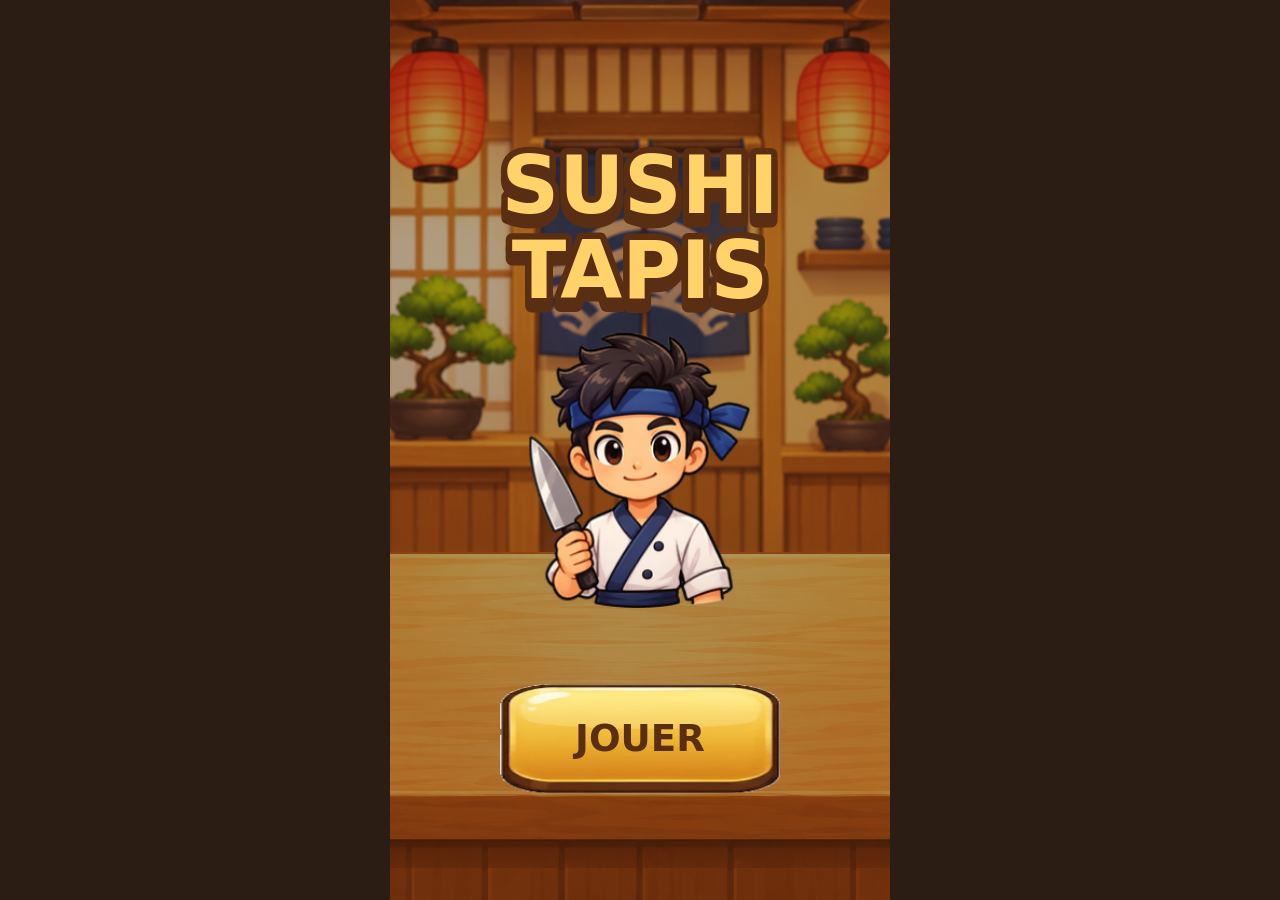
<file: index.html>
<!DOCTYPE html>
<html lang="fr">
<head>
<meta charset="utf-8">
<meta name="viewport" content="width=device-width,initial-scale=1,maximum-scale=1,user-scalable=no">
<title>Sushi Tapis — proto</title>
<style>
  html,body{margin:0;height:100%;background:#2b1d14;overflow:hidden;touch-action:none;font-family:system-ui,sans-serif}
  canvas{display:block;margin:0 auto}
</style>
</head>
<body>
<canvas id="c"></canvas>
<script>
const W = 400, H = 720;
const cv = document.getElementById('c');
let ctx = cv.getContext('2d', {alpha: false});
let SCALE = 1, layersDirty = true;
function fit(){
  const s = Math.min(innerWidth / W, innerHeight / H);
  const dpr = devicePixelRatio || 1;
  cv.style.width = W * s + 'px'; cv.style.height = H * s + 'px';
  cv.width = Math.round(W * s * dpr); cv.height = Math.round(H * s * dpr);
  SCALE = cv.width / W;
  ctx.setTransform(SCALE, 0, 0, SCALE, 0, 0);
  SPRITES.clear(); layersDirty = true;
}
// ---------- performance ----------
// Les images sont réduites une seule fois à leur taille d'affichage (en pixels réels de l'écran),
// puis recopiées telles quelles à chaque image : la carte graphique n'a plus à réduire
// de grosses images 60 fois par seconde.
const SPRITES = new Map();
function drawSprite(key, x, y, w, h){
  const im = IMG[key]; if (!im) return false;
  const pw = Math.max(1, Math.round(w*SCALE/2)*2), ph = Math.max(1, Math.round(h*SCALE/2)*2);  // tailles arrondies : peu de copies
  const id = key + '|' + pw + 'x' + ph;
  let c = SPRITES.get(id);
  if (!c){
    if (SPRITES.size > 400) SPRITES.clear();
    c = document.createElement('canvas'); c.width = pw; c.height = ph;
    const g = c.getContext('2d'); g.imageSmoothingQuality = 'high';
    g.drawImage(im, 0, 0, pw, ph);
    SPRITES.set(id, c);
  }
  ctx.drawImage(c, x, y, w, h);
  return true;
}
// décor fixe (fond, plateaux des colonnes, tapis) dessiné une fois dans des calques
const LAYER = {};
function layer(name, paint){
  let c = LAYER[name];
  if (!c || layersDirty || c.width !== cv.width || c.height !== cv.height){
    c = LAYER[name] = c || document.createElement('canvas');
    c.width = cv.width; c.height = cv.height;
    const g = c.getContext('2d'), keep = ctx;
    g.setTransform(SCALE, 0, 0, SCALE, 0, 0); g.imageSmoothingQuality = 'high';
    g.clearRect(0, 0, W, H);
    ctx = g; paint(); ctx = keep;
  }
  ctx.setTransform(1, 0, 0, 1, 0, 0); ctx.drawImage(c, 0, 0); ctx.setTransform(SCALE, 0, 0, SCALE, 0, 0);
}
addEventListener('resize', fit);

// ---------- types de sushis ----------
const TYPES = [
  {name:'maki',    col:'#d8323c', shape:'round'},
  {name:'saumon',  col:'#f08a3c', shape:'nigiri'},
  {name:'tamago',  col:'#f2c919', shape:'nigiri'},
  {name:'kappa',   col:'#58b24a', shape:'round'},
  {name:'onigiri', col:'#f4f1ea', shape:'tri'},
  {name:'ebi',     col:'#f47a4a', shape:'ebi'},
  {name:'tako',    col:'#c85a8a', shape:'tako'},
  {name:'maguro',  col:'#b8202e', shape:'nigiri'},
  {name:'ikura',   col:'#ff6a1a', shape:'gunkan'},
];
// ---------- images ----------
const IMG = {};
const ASSET_V = 2;   // à augmenter quand une image change : force le rechargement chez les joueurs
function loadImg(key, src){ const im = new Image(); im.onload = () => { IMG[key] = im; layersDirty = true; SPRITES.clear(); }; im.src = src + '?v=' + ASSET_V; }
fit();
TYPES.forEach((_,t) => loadImg('sushi'+t, `assets/sushi${t}.png`));
for (let k=0;k<4;k++) loadImg('client'+k, `assets/client${k}.png`);
loadImg('chef', 'assets/chef0.png');
loadImg('bg', 'assets/bg.png');
loadImg('belt', 'assets/belt3.png');
loadImg('column', 'assets/column.png');
loadImg('button', 'assets/button.png');

function drawSushi(t, x, y, r){
  const key = foodKey(t), im = IMG[key];
  if (im){ const s = r*2.7; drawSprite(key, x-s/2, y-s/2, s, s); return; }
  const T = TYPES[t];
  const ink = '#3a2416';
  ctx.save(); ctx.translate(x, y);
  ctx.lineWidth = Math.max(1, r*0.14); ctx.strokeStyle = ink;
  if (T.shape === 'round'){
    ctx.fillStyle = '#1f3a24'; ctx.beginPath(); ctx.arc(0,0,r,0,7); ctx.fill(); ctx.stroke();
    ctx.fillStyle = '#fbfaf5'; ctx.beginPath(); ctx.arc(0,0,r*0.74,0,7); ctx.fill();
    ctx.fillStyle = '#e4e0d4';
    for (let k=0;k<6;k++){ const a=k*1.05; ctx.fillRect(Math.cos(a)*r*0.55-0.8, Math.sin(a)*r*0.55-0.8, 1.6, 1.6); }
    ctx.fillStyle = T.col; ctx.beginPath(); ctx.arc(0,0,r*0.36,0,7); ctx.fill();
    ctx.fillStyle = 'rgba(255,255,255,0.45)'; ctx.beginPath(); ctx.arc(-r*0.12,-r*0.12,r*0.12,0,7); ctx.fill();
  } else if (T.shape === 'nigiri'){
    ctx.fillStyle = '#fbfaf5'; roundRect(-r*0.95, -r*0.15, r*1.9, r*0.85, r*0.42); ctx.fill(); ctx.stroke();
    ctx.fillStyle = T.col; roundRect(-r*1.1, -r*0.75, r*2.2, r*0.78, r*0.38); ctx.fill(); ctx.stroke();
    if (t === 2){ // tamago : bande d'algue
      ctx.fillStyle = '#1f3a24'; ctx.fillRect(-r*0.22, -r*0.8, r*0.44, r*1.5);
    } else {      // saumon : stries
      ctx.strokeStyle = 'rgba(255,255,255,0.75)'; ctx.lineWidth = Math.max(1, r*0.12);
      for (let k=-1;k<=1;k++){ ctx.beginPath(); ctx.moveTo(k*r*0.55-r*0.18, -r*0.68); ctx.lineTo(k*r*0.55+r*0.12, -r*0.08); ctx.stroke(); }
    }
    ctx.fillStyle = 'rgba(255,255,255,0.35)'; roundRect(-r*0.8, -r*0.68, r*0.9, r*0.18, r*0.09); ctx.fill();
  } else if (T.shape === 'tri'){
    ctx.fillStyle = T.col; ctx.beginPath();
    ctx.moveTo(0,-r); ctx.quadraticCurveTo(r*0.25,-r*1.05, r*1.0,r*0.65); ctx.quadraticCurveTo(r*1.05,r*0.95, 0,r*0.9);
    ctx.quadraticCurveTo(-r*1.05,r*0.95, -r*1.0,r*0.65); ctx.quadraticCurveTo(-r*0.25,-r*1.05, 0,-r); ctx.closePath();
    ctx.fill(); ctx.stroke();
    ctx.fillStyle = '#1f3a24'; roundRect(-r*0.42, r*0.15, r*0.84, r*0.75, r*0.1); ctx.fill();
  } else if (T.shape === 'ebi'){
    ctx.fillStyle = '#fbfaf5'; roundRect(-r*0.95, -r*0.15, r*1.9, r*0.85, r*0.42); ctx.fill(); ctx.stroke();
    ctx.fillStyle = T.col; ctx.beginPath(); ctx.ellipse(0, -r*0.35, r*1.05, r*0.42, 0, 0, 7); ctx.fill(); ctx.stroke();
    ctx.strokeStyle = '#fff'; ctx.lineWidth = Math.max(1, r*0.13);
    for (let k=-2;k<=2;k++){ ctx.beginPath(); ctx.moveTo(k*r*0.36, -r*0.7); ctx.lineTo(k*r*0.36, -r*0.02); ctx.stroke(); }
    ctx.fillStyle = '#e0383e'; ctx.strokeStyle = ink; ctx.lineWidth = Math.max(1, r*0.14);
    ctx.beginPath(); ctx.moveTo(r*0.95,-r*0.35); ctx.lineTo(r*1.35,-r*0.75); ctx.lineTo(r*1.35,r*0.05); ctx.closePath(); ctx.fill(); ctx.stroke();
  } else if (T.shape === 'tako'){
    ctx.fillStyle = '#fbfaf5'; roundRect(-r*0.95, -r*0.15, r*1.9, r*0.85, r*0.42); ctx.fill(); ctx.stroke();
    ctx.fillStyle = '#f4dde6'; roundRect(-r*1.1, -r*0.75, r*2.2, r*0.78, r*0.38); ctx.fill(); ctx.stroke();
    ctx.fillStyle = T.col; roundRect(-r*1.1, -r*0.75, r*2.2, r*0.35, r*0.2); ctx.fill();
    ctx.fillStyle = '#f9eef2';
    for (let k=-1;k<=1;k++){ ctx.beginPath(); ctx.arc(k*r*0.6, -r*0.25, r*0.16, 0, 7); ctx.fill(); }
  } else if (T.shape === 'gunkan'){
    ctx.fillStyle = '#1f3a24'; roundRect(-r*0.95, -r*0.55, r*1.9, r*1.35, r*0.35); ctx.fill(); ctx.stroke();
    ctx.fillStyle = T.col;
    for (let k=0;k<7;k++){ const a = k*0.9, rr = k ? r*0.42 : 0; ctx.beginPath(); ctx.arc(Math.cos(a)*rr, -r*0.45+Math.sin(a)*rr*0.45, r*0.26, 0, 7); ctx.fill(); }
    ctx.fillStyle = 'rgba(255,255,255,0.6)';
    for (let k=0;k<7;k++){ const a = k*0.9, rr = k ? r*0.42 : 0; ctx.beginPath(); ctx.arc(Math.cos(a)*rr-r*0.07, -r*0.52+Math.sin(a)*rr*0.45, r*0.07, 0, 7); ctx.fill(); }
  }
  ctx.restore();
}
function roundRect(x,y,w,h,r){ ctx.beginPath(); ctx.roundRect(x,y,w,h,r); }

// ---------- tapis roulant ----------
const BELT = {x:42, y:92, w:316, h:212, r:64};
const PERIM = 2*(BELT.w - 2*BELT.r) + 2*(BELT.h - 2*BELT.r) + 2*Math.PI*BELT.r;
// position sur le tapis : s de 0 à PERIM, sens horaire, départ en haut à gauche après l'arrondi
function beltPos(s){
  s = ((s % PERIM) + PERIM) % PERIM;
  const {x,y,w,h,r} = BELT, sw = w-2*r, sh = h-2*r, q = Math.PI*r/2;
  const segs = [
    ['L', x+r, y, 1, 0, sw],
    ['A', x+w-r, y+r, -Math.PI/2, q],
    ['L', x+w, y+r, 0, 1, sh],
    ['A', x+w-r, y+h-r, 0, q],
    ['L', x+w-r, y+h, -1, 0, sw],
    ['A', x+r, y+h-r, Math.PI/2, q],
    ['L', x, y+h-r, 0, -1, sh],
    ['A', x+r, y+r, Math.PI, q],
  ];
  for (const g of segs){
    const len = g[0]==='L' ? g[5] : g[4];
    if (s <= len){
      if (g[0]==='L') return {x:g[1]+g[3]*s, y:g[2]+g[4]*s};
      const a = g[3] + s/r; return {x:g[1]+Math.cos(a)*r, y:g[2]+Math.sin(a)*r};
    }
    s -= len;
  }
  return {x:x+r, y};
}
const ENTRY_S = (BELT.w-2*BELT.r) + Math.PI*BELT.r/2*2 + (BELT.h-2*BELT.r) + (BELT.w-2*BELT.r)/2; // milieu du bas
// comme dans la pub : la capacité = les places réelles du tapis ; plein = plus aucun trou
const SPEED = 100;
let CAPACITY = 36, SPACING = PERIM / CAPACITY;

// places des clients (s sur le tapis)
const SEATS = [
  {s: 40},                                           // haut gauche
  {s: (BELT.w-2*BELT.r) - 40},                       // haut droite
  {s: ENTRY_S - 90},                                 // bas droite
  {s: ENTRY_S + 90},                                 // bas gauche
];

// ---------- état ----------
let level = 1, state;
// Réglages de difficulté par niveau (~5 min au niveau 1)
function levelConfig(n){
  // réglé par simulation : taper au hasard ou vider les colonnes une par une perd,
  // envoyer ce que les clients attendent (et savoir attendre) gagne
  return {
    customers: Math.min(72, 48 + 4*n),         // ~320 aliments au niveau 1, plafonné pour rester vers 5 min
    types: Math.min(TYPES.length, 6 + n),
    bonus: 2,
    early: Math.min(0.5, 0.35 + 0.05*n),                      // part des paquets posés plus haut que leur client
    reachMin: 3, reach: Math.min(12, 6 + n),                 // de combien de clients ils remontent (min, écart)
    palette: 4,                                // sortes demandées en ce moment ; elle change peu à peu
    late: [0, 0, 0.25, 0.5, 0.75].map(f => Math.round(f * Math.min(72, 48 + 4*n) * (1 + Math.min(n, 6)*0.02))), // colonnes « en retard » : leur haut sert seulement à partir de ce client
    capacity: Math.max(30, 33 - n),            // place sur le tapis (32 au niveau 1)
  };
}
// Les colonnes sont construites à partir des commandes, comme dans la pub :
// chaque commande est coupée en paquets de 2 à 4 sushis identiques, empilés dans les colonnes
// en partant de la dernière commande. Le haut des colonnes = les premiers clients.
// Prendre les bons paquets marche toujours ; vider une colonne d'un coup envoie
// des paquets de clients encore loin dans la file, et le tapis se bouche.
function newLevel(n){
  const L = levelConfig(n);
  // les clients proches veulent des sortes voisines ; la palette dérive au fil du niveau,
  // donc un paquet remonté de loin est inutile pour les clients assis
  const all = [...Array(L.types).keys()].sort(() => Math.random()-0.5);
  const pal = all.slice(0, L.palette), out = all.slice(L.palette);
  const queue = [];
  let prev = -1;
  for (let i=0;i<L.customers;i++){
    if (i && Math.random() < 0.3 && out.length){
      const a = Math.floor(Math.random()*pal.length), b = Math.floor(Math.random()*out.length);
      [pal[a], out[b]] = [out[b], pal[a]];
    }
    let t; do { t = pal[Math.floor(Math.random()*pal.length)]; } while (t === prev);
    queue.push({t, n: 4 + Math.floor(Math.random()*5)}); prev = t;
  }
  // paquets : certains remontent plus haut que leur client (pièges à ne pas envoyer trop tôt)
  const packs = [];
  queue.forEach((c,i) => {
    // paquets de 2 à 4
    const parts = []; let rem = c.n;
    while (rem > 0){ let k = 2 + Math.floor(Math.random()*3); if (rem - k === 1 || k > rem) k = rem <= 4 ? rem : 2; parts.push(k); rem -= k; }
    parts.forEach(k => packs.push({t:c.t, k, i, key: i - (Math.random() < L.early ? L.reachMin + Math.random()*L.reach : 0) + Math.random()*0.5}));
  });
  // répartition : chaque colonne ne reçoit des paquets qu'à partir de son retard,
  // en gardant des colonnes de même hauteur ; puis chaque colonne est rangée par clé (haut = plus tôt)
  const late = [...L.late].sort(() => Math.random()-0.5);
  const target = packs.reduce((a,p)=>a+p.k,0) / 5;
  const load = [0,0,0,0,0], byCol = [[],[],[],[],[]];
  queue.forEach((_,i) => packs.filter(p => p.i === i).forEach(p => {
    const ok = [0,1,2,3,4].filter(j => late[j] <= i);
    // la colonne la plus en retard sur sa part (load / part restante)
    const j = ok.reduce((b,j) => (load[j] - target) < (load[b] - target) - Math.random()*3 ? j : b, ok[0]);
    load[j] += p.k; byCol[j].push(p);
  }));
  const cols = byCol.map(list => list.sort((a,b) => a.key - b.key).flatMap(p => Array(p.k).fill(p.t)));
  CAPACITY = L.capacity; SPACING = PERIM / CAPACITY;
  state = {
    cols, queue, total: queue.length, served: 0,
    seats: SEATS.map(()=>null), seatTimer: SEATS.map((_,i)=>0.3+i*0.4),
    belt: [], pending: [], offset: 0, flying: [],
    over: null, shake: 0, bonus: [0,1,2].map(i => L.bonus + SAVE.inv[i]), free: [L.bonus,L.bonus,L.bonus], t0: performance.now(), coins: 0, lastTap: null, fx: [], leaving: [], pulse: 0, press: [0,0,0],
  };
}
// le premier niveau est lancé par menus.js (sauvegarde chargée)

// ---------- colonnes ----------
const COL = {x:20, y:450, w:360, h:210, n:5, item:20};
function colRect(i){ const cw = COL.w/COL.n; return {x:COL.x+i*cw, y:COL.y, w:cw, h:COL.h}; }

cv.addEventListener('pointerdown', e => {
  const b = cv.getBoundingClientRect();
  const x = (e.clientX-b.left)/b.width*W, y = (e.clientY-b.top)/b.height*H;
  if (MENU.scene !== 'game'){ menuTap(x, y); return; }
  if (state.over) return;
  const bi = BONUS.findIndex(o => Math.abs(x-o.x)<BS/2 && Math.abs(y-o.y)<BS/2);
  if (bi >= 0){ useBonus(bi); return; }
  if (y < COL.y-20) return;
  const i = Math.floor((x-COL.x)/(COL.w/COL.n));
  if (i<0 || i>=COL.n) return;
  const col = state.cols[i];
  if (!col.length){ state.shake = 0.2; sfx('bad'); return; }
  if (state.belt.length + state.pending.length >= CAPACITY){ state.full = 0.4; sfx('bad'); return; } // tapis plein : on attend
  const t = col.shift();
  const r = colRect(i);
  const p = {t, x:r.x+r.w/2, y:r.y+COL.item/2+6};
  state.pending.push(p); state.lastTap = {col:i, item:p};
  sfx('tap'); puff(p.x, p.y, '#fff', 6);
});

// ---------- bonus ----------
const BS = 46;
const BONUS = [
  {x:140, y:690, icon:'undo'},     // annuler le dernier tap
  {x:200, y:690, icon:'shuffle'},  // mélanger les colonnes
  {x:260, y:690, icon:'return'},   // renvoyer les sushis inutiles dans les colonnes
];
function useBonus(i){
  const S = state;
  if (S.over || S.bonus[i] <= 0){ sfx('bad'); return; }
  if (i === 0){
    const L = S.lastTap; if (!L){ sfx('bad'); return; }
    let k = S.pending.indexOf(L.item);
    if (k >= 0) S.pending.splice(k,1);
    else { k = S.belt.indexOf(L.item); if (k < 0){ sfx('bad'); return; } S.belt.splice(k,1); }
    S.cols[L.col].unshift(L.item.t); S.lastTap = null;
  } else if (i === 1){
    const all = S.cols.flat();
    for (let a=all.length-1;a>0;a--){ const b=Math.floor(Math.random()*(a+1)); [all[a],all[b]]=[all[b],all[a]]; }
    const lens = S.cols.map(c=>c.length); let n = 0;
    S.cols = lens.map(l => all.slice(n, n+=l));
    S.lastTap = null;
  } else {
    const want = new Set(S.seats.filter(c=>c&&c.got<c.n).map(c=>c.t));
    const back = S.belt.filter(it => !want.has(it.t));
    if (!back.length){ sfx('bad'); return; }
    S.belt = S.belt.filter(it => want.has(it.t));
    back.forEach(it => { const c = S.cols.reduce((m,c)=>c.length<m.length?c:m); c.push(it.t); });
    S.lastTap = null;
  }
  S.bonus[i]--; S.bonusUsed = (S.bonusUsed||0) + 1; if (S.free[i] > 0) S.free[i]--; else { SAVE.inv[i]--; saveGame(); }
  sfx('bonus'); S.press[i] = 1; burst(BONUS[i].x, BONUS[i].y, 'star', 10);
}
// icônes Lucide (licence ISC), grille 24x24
const ICONS = {
  undo: ['M9 14 4 9l5-5', 'M4 9h10.5a5.5 5.5 0 0 1 5.5 5.5a5.5 5.5 0 0 1-5.5 5.5H11'],
  shuffle: ['m18 14 4 4-4 4', 'm18 2 4 4-4 4', 'M2 18h1.973a4 4 0 0 0 3.3-1.7l5.454-7.6a4 4 0 0 1 3.3-1.7H22',
            'M2 6h1.972a4 4 0 0 1 3.4 1.9l.3.5', 'M22 18h-6.041a4 4 0 0 1-3.3-1.8l-.359-.45'],
  return: ['m7 21-4.3-4.3c-1-1-1-2.5 0-3.4l9.6-9.6c1-1 2.5-1 3.4 0l5.6 5.6c1 1 1 2.5 0 3.4L13 21', 'M22 21H7', 'm5 11 9 9'],
};
const ICON_PATHS = Object.fromEntries(Object.entries(ICONS).map(([k,v]) => [k, v.map(d => new Path2D(d))]));
function drawBonusIcon(kind, x, y){
  ctx.save(); ctx.translate(x-14, y-14); ctx.scale(28/24, 28/24);
  ctx.lineCap = 'round'; ctx.lineJoin = 'round';
  ctx.strokeStyle = '#fff'; ctx.lineWidth = 5;   // liseré clair
  ICON_PATHS[kind].forEach(p => ctx.stroke(p));
  ctx.strokeStyle = '#5a2e12'; ctx.lineWidth = 2.6;
  ICON_PATHS[kind].forEach(p => ctx.stroke(p));
  ctx.restore();
}

// ---------- sons ----------
let AC = null;
function sfx(kind){
  try { AC = AC || new AudioContext(); } catch(e){ return; }
  const notes = {
    tap:[[520,0.05]], take:[[880,0.06]], served:[[660,0.08],[990,0.12]],
    bonus:[[440,0.07],[660,0.07],[880,0.1]], bad:[[160,0.12]],
    win:[[523,0.12],[659,0.12],[784,0.12],[1046,0.25]], lose:[[392,0.18],[311,0.18],[233,0.35]],
  }[kind];
  let t0 = AC.currentTime;
  notes.forEach(([f,d]) => {
    const o = AC.createOscillator(), g = AC.createGain();
    o.type = kind==='bad'||kind==='lose' ? 'square' : 'triangle'; o.frequency.value = f;
    g.gain.setValueAtTime(0.15, t0); g.gain.exponentialRampToValueAtTime(0.001, t0+d);
    o.connect(g).connect(AC.destination); o.start(t0); o.stop(t0+d); t0 += d*0.9;
  });
}

// ---------- boucle ----------
let last = performance.now();
const FPS = {v:60, on:false};
addEventListener('keydown', e => { if (e.key === 'f' || e.key === 'F') FPS.on = !FPS.on; });
function tick(now){
  requestAnimationFrame(tick);   // en premier : une erreur dans une image n'arrête pas le jeu
  const dt = Math.min(0.05, (now-last)/1000); last = now;
  try { frame(now, dt); } catch(e){ console.error(e); window.__lastErr = e; }
}
function frame(now, dt){
  if (typeof MENU === 'undefined') return;   // menus.js pas encore chargé
  if (MENU.scene === 'game'){ update(dt); updateFx(dt); draw(); if (state.over) levelOver(); }
  else { updateFx(dt); drawMenu(dt); }
  // compteur d'images par seconde : touche F
  FPS.v = FPS.v*0.95 + (1/Math.max(1e-3,(now - (FPS.last||now)) / 1000 || 60))*0.05; FPS.last = now;
  if (FPS.on){ ctx.fillStyle = 'rgba(0,0,0,0.6)'; ctx.fillRect(4,4,58,20); ctx.fillStyle = '#7f7'; ctx.font = 'bold 13px system-ui'; ctx.textAlign = 'left'; ctx.fillText(Math.round(FPS.v)+' i/s', 9, 19); ctx.textAlign = 'center'; }
}
function update(dt){
  const S = state;
  if (S.over) return;
  S.shake = Math.max(0, S.shake-dt);
  S.full = Math.max(0, (S.full||0)-dt);

  // Chaque sushi avance seul sur le tapis, sans rattraper celui de devant.
  // Tant que des sushis attendent d'être posés, ceux qui arrivent derrière l'entrée
  // s'arrêtent avant elle et font la queue ; le reste du tapis continue.
  moveBelt(S, dt);
  while (S.pending.length && S.belt.length < CAPACITY) placeOnBelt(S, S.pending.shift());
  S.belt.forEach(it => { if (it.vo) it.vo = Math.sign(it.vo)*Math.max(0, Math.abs(it.vo) - dt*250); });
  S.belt.forEach(it => { if (it.k<1){ it.k = Math.min(1, it.k+dt*3.5); if (it.k>=1) it.land = 1; } if (it.land) it.land = Math.max(0, it.land-dt*4); });

  // clients qui arrivent
  S.seats.forEach((c,i) => {
    if (c) return;
    S.seatTimer[i] -= dt;
    if (S.seatTimer[i] <= 0 && S.queue.length) S.seats[i] = {...S.queue.shift(), got:0, eat:0, age:0, hit:0, look: freeLook(S)};
  });

  // clients qui prennent
  S.seats.forEach((c,i) => {
    if (!c || c.got >= c.n) return;
    const seatS = SEATS[i].s;
    const idx = S.belt.findIndex(it => it.k>=1 && it.t===c.t && Math.abs(gap(it.s+S.offset, seatS)) < Math.max(6, (S.lastStep||0)/2 + 1));
    if (idx >= 0){
      const it = S.belt.splice(idx,1)[0], p = beltPos(it.s+S.offset), q = seatPos(i);
      S.flying.push({t:it.t, x:p.x, y:p.y, tx:q.x, ty:q.y, k:0});
      c.got++; c.hit = 1; sfx('take');
      if (S.lastTap && S.lastTap.item === it) S.lastTap = null;
    }
  });
  S.flying.forEach(f => { f.k += dt*3; if (f.k >= 1) puff(f.tx, f.ty, '#ffd36a', 5); });
  S.flying = S.flying.filter(f => f.k < 1);
  S.seats.forEach(c => { if (c){ c.age += dt; c.hit = Math.max(0, c.hit-dt*4); } });

  // clients servis qui partent
  S.seats.forEach((c,i) => {
    if (c && c.got >= c.n){ c.eat += dt; if (c.eat > 0.7){ const q = seatPos(i); S.leaving.push({look:c.look, i, k:0}); S.seats[i] = null; S.served++; S.pulse = 1; sfx('served'); onServed(q); S.seatTimer[i] = 0.9; burst(q.x, q.y-10, 'heart', 7); } }
  });

  const was = S.over;
  endCheck(S);
  if (!was && S.over){ sfx(S.over); if (S.over==='win') for (let k=0;k<4;k++) burst(W*(0.2+k*0.2), H*0.35, 'confetti', 30); }
}
function freeLook(S){
  const used = new Set([...S.seats.filter(Boolean).map(c=>c.look%4), ...S.leaving.map(L=>L.look%4)]);
  const free = [0,1,2,3].filter(k=>!used.has(k));
  return free.length ? free[Math.floor(Math.random()*free.length)] : Math.floor(Math.random()*4);
}
function endCheck(S){
  if (S.served >= S.total) S.over = 'win';
  else if (S.belt.length + S.pending.length >= CAPACITY && !S.flying.length){
    // tapis plein : perdu seulement si aucun client (assis ou sur le point d'arriver) ne peut prendre un sushi du tapis
    const empty = S.seats.filter(c => !c).length;
    const want = new Set([...S.seats.filter(c=>c&&c.got<c.n).map(c=>c.t), ...S.queue.slice(0, empty).map(c=>c.t)]);
    if (!S.belt.some(it => want.has(it.t))) S.over = 'lose';
  }
  else if (!S.pending.length && S.cols.every(c=>!c.length) && S.belt.length && !S.flying.length){
    // plus rien à jouer : vérifier si quelqu'un peut encore prendre
    const want = new Set([...S.seats.filter(c=>c&&c.got<c.n).map(c=>c.t), ...S.queue.map(c=>c.t)]);
    if (!S.belt.some(it=>want.has(it.t))) S.over = 'lose';
  }
}
// Pose un sushi directement sur le tapis, à l'entrée. Si un sushi posé juste avant occupe
// encore l'entrée, le nouveau se met derrière lui ; les sushis qui arrivent sur le tapis
// reculent d'une place et font la queue derrière.
function placeOnBelt(S, p){
  let q = ENTRY_S;
  for (let guard=0; guard<S.belt.length+1; guard++){
    const b = S.belt.find(it => { const g = gap(it.s, q); return g >= 0 && g < SPACING; });
    if (!b) break;
    q = b.s - SPACING;
  }
  const behind = S.belt.map(it => ({it, g: gap(it.s, q)})).filter(o => o.g < 0).sort((a,b) => b.g - a.g);
  let need = -SPACING;
  for (const o of behind){
    if (o.g <= need) break;
    const shift = need - o.g;                 // négatif : recule
    o.it.s += shift; o.it.vo = (o.it.vo||0) - shift;
    need -= SPACING;
  }
  const it = {t:p.t, s:q, fx:p.x, fy:p.y, k:0};
  S.belt.push(it);
  if (S.lastTap && S.lastTap.item === p) S.lastTap.item = it;
}
function moveBelt(S, dt){
  const n = S.belt.length;
  if (!n) return;
  // colonnes vides : il ne reste qu'à attendre les clients, le tapis accélère peu à peu (jusqu'à x3)
  const rush = S.cols.every(c => !c.length) && !S.pending.length;
  S.boost = rush ? Math.min(3, (S.boost||1) + dt*1.5) : 1;
  const step = SPEED*S.boost*dt, P = PERIM;
  S.lastStep = step;
  const w = S.belt.map(it => ((it.s % P) + P) % P);
  const order = [...w.keys()].sort((a,b) => w[a] - w[b]);           // du plus en arrière au plus en avant
  const ahead = k => order[(k+1) % n];
  const gapAhead = k => n === 1 ? P : ((w[ahead(k)] - w[order[k]]) % P + P) % P;
  // départ : le sushi qui a le plus de place devant lui avance librement
  let start = 0; for (let k=1;k<n;k++) if (gapAhead(k) > gapAhead(start)) start = k;
  const moved = new Array(n);
  for (let m=0;m<n;m++){
    const k = ((start - m) % n + n) % n, i = order[k];
    let d = step;
    if (m > 0 && n > 1){ const j = ahead(k); d = Math.min(d, Math.max(0, gapAhead(k) + moved[j] - SPACING)); }
    moved[i] = d; S.belt[i].s = w[i] + d;
  }
}
function gap(a,b){ let d = ((a-b)%PERIM+PERIM)%PERIM; if (d>PERIM/2) d-=PERIM; return d; }
function seatPos(i){
  const p = beltPos(SEATS[i].s);
  return {x:p.x, y: p.y < BELT.y+BELT.h/2 ? p.y-38 : p.y+40};
}

// ---------- dessin ----------
function draw(){
  const S = state;
  layer('bg', () => { drawBackground(); for (let i=0;i<COL.n;i++){ const rc = colRect(i); if (IMG.column) drawColumnTray(rc.x+3, rc.y, rc.w-6, rc.h); } });

  // compteur clients servis
  ctx.textAlign = 'center';
  const ps = 1 + S.pulse*0.25;
  ctx.save(); ctx.translate(W/2, 23); ctx.scale(ps, ps);
  ctx.fillStyle = 'rgba(58,36,22,0.85)'; roundRect(-38, -15, 76, 30, 8); ctx.fill();
  ctx.fillStyle = '#fff'; ctx.font = 'bold 18px system-ui';
  ctx.fillText(`${S.served}/${S.total}`, 0, 6);
  ctx.restore();

  drawCoinsHud(S);

  // clients (derrière le tapis pour ceux du haut)
  S.seats.forEach((c,i) => { if (seatPos(i).y < BELT.y) drawCustomer(S, c, i); });

  layer('belt', () => drawBelt(S));
  layersDirty = false;
  drawKitchen(S);

  // sushis sur le tapis
  S.belt.forEach(it => {
    const p = beltPos(it.s + (it.vo||0) + S.offset);
    const k = easeOut(it.k), arc = it.k<1 ? Math.sin(Math.PI*it.k)*60 : 0;
    const sq = it.land ? 1 + Math.sin(it.land*Math.PI)*0.35 : 1;
    drawSushi(it.t, it.fx+(p.x-it.fx)*k, it.fy+(p.y-it.fy)*k - arc, SPACING/2.6*(it.k<1 ? 1.25 : sq));
  });

  S.seats.forEach((c,i) => { if (seatPos(i).y >= BELT.y) drawCustomer(S, c, i); });
  // sushis qui attendent d'être posés : petite pile sur la planche du chef, au-dessus de l'entrée
  S.leaving.forEach(L => drawLeaving(L));
  S.seats.forEach((c,i) => drawBubble(c, i));
  S.flying.forEach(f => drawSushi(f.t, f.x+(f.tx-f.x)*f.k, f.y+(f.ty-f.y)*f.k - Math.sin(Math.PI*f.k)*35, 9*(1+Math.sin(Math.PI*f.k)*0.4-f.k*0.5)));

  drawFx();
  if (window.DEBUG_PATH){ ctx.strokeStyle = 'lime'; ctx.lineWidth = 1; ctx.beginPath(); for (let s=0;s<=PERIM;s+=3){ const p = beltPos(s); s ? ctx.lineTo(p.x,p.y) : ctx.moveTo(p.x,p.y); } ctx.stroke(); }

  // jauge du tapis
  const fill = S.belt.length/CAPACITY, gw=320, gh=22, gx=40 + (fill>0.85 || S.full ? Math.sin(performance.now()/30)*(S.full ? 4 : 2) : 0), gy=418;
  ctx.fillStyle = '#5a3a22'; roundRect(gx,gy,gw,gh,8); ctx.fill();
  ctx.fillStyle = '#3a2416'; roundRect(gx+2,gy+2,gw-4,gh-4,6); ctx.fill();
  if (fill>0){
    ctx.fillStyle = fill < 0.6 ? '#5cbf3a' : fill < 0.85 ? '#e8a628' : '#e0383e';
    roundRect(gx+3,gy+3,(gw-6)*fill,gh-6,5); ctx.fill();
    ctx.fillStyle = 'rgba(255,255,255,0.25)'; ctx.fillRect(gx+6,gy+4,(gw-12)*fill,4);
  }
  ctx.fillStyle = '#fff'; ctx.font = 'bold 14px system-ui';
  ctx.fillText(`${S.belt.length}/${CAPACITY}`, W/2, gy+16);

  // colonnes
  const sx = S.shake ? (Math.random()-0.5)*6 : 0;
  for (let i=0;i<COL.n;i++){
    const rc = colRect(i), cx = rc.x+rc.w/2+sx;
    if (!IMG.column){
      ctx.fillStyle = '#7a4a28'; roundRect(rc.x+4+sx,rc.y,rc.w-8,rc.h,10); ctx.fill();
      ctx.fillStyle = '#a8703f'; roundRect(rc.x+8+sx,rc.y+4,rc.w-16,rc.h-8,8); ctx.fill();
    }
    const col = S.cols[i], max = Math.floor((rc.h-8)/COL.item);
    for (let j=Math.min(max,col.length)-1; j>=0; j--) drawSushi(col[j], cx, rc.y+COL.item/2+8+j*COL.item, 11);
    if (col.length > max){
      ctx.fillStyle = 'rgba(58,36,22,0.85)'; roundRect(cx-16, rc.y+rc.h-20, 32, 16, 5); ctx.fill();
      ctx.fillStyle = '#fff'; ctx.font = 'bold 12px system-ui';
      ctx.fillText('+'+(col.length-max), cx, rc.y+rc.h-8);
    }
  }

  // bonus
  BONUS.forEach((o0,i) => {
    const on = S.bonus[i] > 0, pr = S.press[i];
    const o = {x:o0.x, y:o0.y + Math.sin(pr*Math.PI)*4, icon:o0.icon};
    ctx.globalAlpha = on ? 1 : 0.4;
    if (!drawSprite('button', o.x-BS/2-3, o.y-BS/2-3, BS+6, BS+8)){
      ctx.fillStyle = '#3a2416'; roundRect(o.x-BS/2, o.y-BS/2+3, BS, BS, 12); ctx.fill();
      ctx.fillStyle = on ? '#ffd36a' : '#d8c8a8'; roundRect(o.x-BS/2, o.y-BS/2, BS, BS, 12); ctx.fill();
    }
    drawBonusIcon(o.icon, o.x, o.y);
    if (on){ // utilisations restantes
      ctx.fillStyle = '#d8323c'; ctx.beginPath(); ctx.arc(o.x+BS/2-4, o.y-BS/2+4, 9, 0, 7); ctx.fill();
      ctx.fillStyle = '#fff'; ctx.font = 'bold 12px system-ui'; ctx.fillText(S.bonus[i], o.x+BS/2-4, o.y-BS/2+8);
    }
    ctx.globalAlpha = 1;
  });

  if (S.over){
    ctx.fillStyle = 'rgba(30,18,10,0.75)'; ctx.fillRect(0,0,W,H);
    ctx.fillStyle = '#fff'; ctx.font = 'bold 34px system-ui';
    ctx.fillText(S.over==='win' ? 'Gagné !' : 'Tapis plein', W/2, H/2-10);
    ctx.font = '18px system-ui';
    ctx.fillText(S.over==='win' ? 'Touche pour le niveau suivant' : 'Touche pour rejouer', W/2, H/2+24);
  }
}

// ---------- décor ----------
// plateau en bois étiré en hauteur sans déformer ses bords (haut, milieu étiré, bas)
function drawColumnTray(x, y, w, h){
  const im = IMG[decoKey('column')], cap = 60, sc = w / im.width, capH = cap*sc;
  ctx.drawImage(im, 0, 0, im.width, cap, x, y, w, capH);
  ctx.drawImage(im, 0, cap, im.width, im.height-2*cap, x, y+capH, w, h-2*capH);
  ctx.drawImage(im, 0, im.height-cap, im.width, cap, x, y+h-capH, w, capH);
}
function drawBackground(){
  const bgIm = IMG[decoKey('bg')];
  if (bgIm){ const s = Math.max(W/bgIm.width, H/bgIm.height); ctx.drawImage(bgIm, (W-bgIm.width*s)/2, 0, bgIm.width*s, bgIm.height*s);
    ctx.fillStyle = 'rgba(160,100,50,0.35)'; ctx.fillRect(0, 395, W, H-395); return; }
  // mur en lattes
  const g = ctx.createLinearGradient(0,0,0,H);
  g.addColorStop(0,'#f3c98e'); g.addColorStop(1,'#e2a964');
  ctx.fillStyle = g; ctx.fillRect(0,0,W,H);
  ctx.fillStyle = 'rgba(150,90,40,0.18)';
  for (let x=0;x<W;x+=40) ctx.fillRect(x,0,3,H);
  // comptoir sous le tapis
  ctx.fillStyle = '#c4834a'; ctx.fillRect(0, 395, W, H-395);
  ctx.fillStyle = '#a96a36';
  for (let y=395;y<H;y+=34) ctx.fillRect(0,y,W,3);
  ctx.fillStyle = '#8a5228'; ctx.fillRect(0, 392, W, 6);
  // lanternes
  [[22,6],[W-22,6]].forEach(([lx,ly]) => {
    ctx.strokeStyle = '#3a2416'; ctx.lineWidth = 2;
    ctx.beginPath(); ctx.moveTo(lx,0); ctx.lineTo(lx,ly+4); ctx.stroke();
    ctx.fillStyle = '#d8323c'; ctx.beginPath(); ctx.ellipse(lx, ly+26, 15, 21, 0, 0, 7); ctx.fill();
    ctx.fillStyle = '#b02028'; for (let k=-1;k<=1;k++){ ctx.fillRect(lx+k*7-1, ly+8, 2, 36); }
    ctx.fillStyle = '#3a2416'; ctx.fillRect(lx-8, ly+4, 16, 5); ctx.fillRect(lx-8, ly+45, 16, 5);
  });
}

// zone centrale de la piste dans belt.png (pixels de l'image)
const BELT_IMG = {x:70, y:40, w:517, h:273};   // milieu de la piste à lamelles, mesuré sur belt3.png
function drawBelt(S){
  const {x,y,w,h,r} = BELT;
  if (IMG.belt){
    const sx = w/BELT_IMG.w, sy = h/BELT_IMG.h;
    ctx.fillStyle = 'rgba(60,30,10,0.3)'; roundRect(x-28,y-20,w+56,h+52,r+28); ctx.fill();
    const bIm = IMG[decoKey('belt')]; ctx.drawImage(bIm, x-BELT_IMG.x*sx, y-BELT_IMG.y*sy, bIm.width*sx, bIm.height*sy);
    const ep = beltPos(ENTRY_S);
    ctx.fillStyle = '#ffd36a'; ctx.beginPath();
    ctx.moveTo(ep.x-10, ep.y+30); ctx.lineTo(ep.x, ep.y+21); ctx.lineTo(ep.x+10, ep.y+30); ctx.closePath(); ctx.fill();
    return;
  }
  // ombre + rebord rouge laqué
  ctx.fillStyle = 'rgba(60,30,10,0.3)'; roundRect(x-24,y-18,w+48,h+48,r+24); ctx.fill();
  ctx.fillStyle = '#9e1f28'; roundRect(x-24,y-24,w+48,h+48,r+24); ctx.fill();
  ctx.fillStyle = '#d8323c'; roundRect(x-22,y-22,w+44,h+40,r+22); ctx.fill();
  // piste métal
  const g = ctx.createLinearGradient(0,y-16,0,y+h+16);
  g.addColorStop(0,'#e4e8ec'); g.addColorStop(1,'#a9b1ba');
  ctx.fillStyle = g; roundRect(x-15,y-15,w+30,h+30,r+15); ctx.fill();
  // lattes du tapis qui défilent
  ctx.strokeStyle = 'rgba(90,100,115,0.35)'; ctx.lineWidth = 2;
  for (let s = (S.offset % 18); s < PERIM; s += 18){
    const p = beltPos(s), q = beltPos(s+0.5), nx = -(q.y-p.y)*2, ny = (q.x-p.x)*2;
    const L = Math.hypot(nx,ny) || 1;
    ctx.beginPath(); ctx.moveTo(p.x-nx/L*13, p.y-ny/L*13); ctx.lineTo(p.x+nx/L*13, p.y+ny/L*13); ctx.stroke();
  }
  // rebord intérieur
  ctx.fillStyle = '#7d8691'; roundRect(x+14,y+14,w-28,h-28,Math.max(4,r-14)); ctx.fill();
  // entrée
  const ep = beltPos(ENTRY_S);
  ctx.fillStyle = '#ffd36a'; ctx.beginPath();
  ctx.moveTo(ep.x-10, ep.y+26); ctx.lineTo(ep.x, ep.y+17); ctx.lineTo(ep.x+10, ep.y+26); ctx.closePath(); ctx.fill();
}

function drawKitchen(S){
  const {x,y,w,h,r} = BELT;
  const ix = x+20, iy = y+20, iw = w-40, ih = h-40;
  // cuisine : mur bleu, carrelage
  const g = ctx.createLinearGradient(0,iy,0,iy+ih);
  g.addColorStop(0,'#4f6e96'); g.addColorStop(1,'#34506f');
  if (!IMG.belt){ ctx.fillStyle = g; roundRect(ix,iy,iw,ih,Math.max(4,r-20)); ctx.fill(); }
  ctx.save(); roundRect(ix,iy,iw,ih,Math.max(4,r-20)); ctx.clip();
  if (!IMG.belt){
    ctx.strokeStyle = 'rgba(255,255,255,0.08)'; ctx.lineWidth = 1;
    for (let gx=ix; gx<ix+iw; gx+=22){ ctx.beginPath(); ctx.moveTo(gx,iy); ctx.lineTo(gx,iy+ih); ctx.stroke(); }
    for (let gy=iy; gy<iy+ih; gy+=22){ ctx.beginPath(); ctx.moveTo(ix,gy); ctx.lineTo(ix+iw,gy); ctx.stroke(); }
  }


  // chef
  const t = performance.now()/1000, cx = x+w/2;
  if (IMG.chef){
    const sz = 112, sway = Math.sin(t*2)*0.03, chop = Math.abs(Math.sin(t*9))*4;
    ctx.save(); ctx.translate(cx, iy+ih-8 + chop*0.3); ctx.rotate(sway);
    drawSprite(decoKey('chef'), -sz/2, -sz+6, sz, sz);
    ctx.restore();
  }
  // planche avec poissons (seulement sans l'image du tapis, qui a déjà sa cuisine)
  if (!IMG.belt){
  ctx.fillStyle = '#d9a86a'; roundRect(cx-60, iy+ih-18, 120, 22, 6); ctx.fill();
  [['#f08a3c',-40],['#e0383e',-12],['#f08a3c',16],['#f2c919',40]].forEach(([c,dx]) => {
    ctx.fillStyle = c; roundRect(cx+dx-11, iy+ih-14, 22, 9, 4); ctx.fill();
  });
  }
  ctx.restore();
}

function drawCustomer(S, c, i){
  const q = seatPos(i);
  if (!c) return;
  const im = IMG['client'+(c.look%4)];
  if (im){
    const pop = Math.min(1, c.age*4), sc = easeBack(pop);
    const happy = c.got >= c.n, t = performance.now()/1000;
    const breathe = 1 + Math.sin(t*3 + i)*0.025;
    const hop = happy ? Math.abs(Math.sin(t*12))*5 : 0;
    const sx = 1 + c.hit*0.18, sy = 1 - c.hit*0.14;
    const base = q.y < BELT.y ? BELT.y-14 : q.y+30;
    ctx.save(); ctx.translate(q.x, base - hop); ctx.scale(sc*sx, sc*sy*breathe);
    if (happy) ctx.rotate(Math.sin(t*14)*0.08);
    drawSprite('client'+(c.look%4), -39, -78, 78, 78);
    ctx.restore();
    return;
  }
  const look = CUSTOMERS[c.look ?? i % CUSTOMERS.length];
  const happy = c.got >= c.n, bob = happy ? Math.sin(performance.now()/80)*2 : 0;
  const hx = q.x, hy = q.y + bob;
  ctx.fillStyle = look.shirt; roundRect(hx-20, hy+12, 40, 26, 12); ctx.fill();        // épaules
  ctx.fillStyle = look.hair;                                                         // cheveux arrière
  if (look.long){ roundRect(hx-21, hy-14, 42, 36, 14); ctx.fill(); }
  ctx.fillStyle = look.skin; ctx.beginPath(); ctx.arc(hx, hy, 17, 0, 7); ctx.fill();  // tête
  ctx.fillStyle = look.hair; ctx.beginPath(); ctx.arc(hx, hy-5, 17, Math.PI*1.02, Math.PI*1.98); ctx.fill();
  if (look.bun){ ctx.beginPath(); ctx.arc(hx, hy-21, 7, 0, 7); ctx.fill(); }
  if (look.flower){ ctx.fillStyle = '#fff'; ctx.beginPath(); ctx.arc(hx+12, hy-12, 4, 0, 7); ctx.fill(); ctx.fillStyle = '#f2c919'; ctx.beginPath(); ctx.arc(hx+12, hy-12, 1.6, 0, 7); ctx.fill(); }
  ctx.fillStyle = '#2b1d14';
  if (happy){
    ctx.strokeStyle = '#2b1d14'; ctx.lineWidth = 2;
    ctx.beginPath(); ctx.arc(hx-6, hy+1, 3, Math.PI, 0); ctx.stroke();
    ctx.beginPath(); ctx.arc(hx+6, hy+1, 3, Math.PI, 0); ctx.stroke();
  } else { ctx.fillRect(hx-8, hy-2, 3, 4); ctx.fillRect(hx+5, hy-2, 3, 4); }
  ctx.fillStyle = '#e8707a'; ctx.globalAlpha = 0.5;
  ctx.beginPath(); ctx.arc(hx-10, hy+6, 3, 0, 7); ctx.arc(hx+10, hy+6, 3, 0, 7); ctx.fill(); ctx.globalAlpha = 1;
  ctx.strokeStyle = '#2b1d14'; ctx.lineWidth = 1.5; ctx.beginPath(); ctx.arc(hx, hy+6, 4, 0.2, Math.PI-0.2); ctx.stroke();
}
const CUSTOMERS = [
  {skin:'#c98b5a', hair:'#2b1d14', shirt:'#e07a3a', long:true, flower:true},
  {skin:'#8a5a3a', hair:'#1a120c', shirt:'#3a7ac8', bun:true},
  {skin:'#f0c8a0', hair:'#7a4a22', shirt:'#58b24a'},
  {skin:'#b07850', hair:'#3a2416', shirt:'#c84a78', long:true},
  {skin:'#e8b48a', hair:'#c8a050', shirt:'#7a5ac8', bun:true},
];

function drawBubble(c, i){
  if (!c) return;
  const q = seatPos(i), side = q.x > W/2 ? 1 : -1;
  const bx = q.x + side*58, by = q.y - 8;
  const bs = easeBack(Math.min(1, Math.max(0, c.age*4-0.6)));
  if (bs <= 0) return;
  ctx.save(); ctx.translate(bx, by); ctx.scale(bs, bs); ctx.translate(-bx, -by);
  ctx.fillStyle = 'rgba(58,36,22,0.25)'; roundRect(bx-24, by-13, 50, 32, 10); ctx.fill();
  ctx.fillStyle = '#fff'; roundRect(bx-25, by-16, 50, 32, 10); ctx.fill();
  ctx.beginPath(); ctx.moveTo(bx-side*18, by+8); ctx.lineTo(bx-side*30, by+12); ctx.lineTo(bx-side*14, by+14); ctx.fill();
  const rest = c.n - c.got;
  if (rest > 0){
    drawSushi(c.t, bx-9, by, 9);
    ctx.fillStyle = '#3a2416'; ctx.font = 'bold 15px system-ui'; ctx.fillText(rest, bx+13, by+5);
  } else {
    ctx.strokeStyle = '#3a9a3a'; ctx.lineWidth = 4; ctx.lineCap = 'round'; ctx.beginPath();
    ctx.moveTo(bx-9,by); ctx.lineTo(bx-2,by+7); ctx.lineTo(bx+10,by-7); ctx.stroke();
  }
  ctx.restore();
}
const easeOut = k => 1-(1-k)*(1-k);
const easeBack = k => { const c = 1.9; return 1 + (c+1)*Math.pow(k-1,3) + c*Math.pow(k-1,2); };

// ---------- effets ----------
function puff(x, y, col, n){
  for (let k=0;k<n;k++){ const a = Math.random()*7, v = 30+Math.random()*50;
    state.fx.push({kind:'dot', x, y, vx:Math.cos(a)*v, vy:Math.sin(a)*v, life:0.4, max:0.4, col, r:2+Math.random()*2}); }
}
function burst(x, y, kind, n){
  const cols = ['#e0383e','#ffd36a','#58b24a','#3a7ac8','#f08a3c','#fff'];
  for (let k=0;k<n;k++){ const a = -Math.PI/2 + (Math.random()-0.5)*(kind==='confetti'?3:2), v = 60+Math.random()*(kind==='confetti'?220:90);
    state.fx.push({kind, x, y, vx:Math.cos(a)*v, vy:Math.sin(a)*v, life:kind==='confetti'?2.2:1, max:kind==='confetti'?2.2:1,
      col: cols[k%cols.length], r: kind==='heart'?7:4, rot:Math.random()*6, vr:(Math.random()-0.5)*10}); }
}
function updateFx(dt){
  const S = state;
  S.fx.forEach(f => { f.life -= dt; f.x += f.vx*dt; f.y += f.vy*dt;
    f.vy += (f.kind==='heart' ? -20 : f.kind==='dot' ? 0 : 260)*dt; f.vx *= 0.98; if (f.rot !== undefined) f.rot += f.vr*dt; });
  S.fx = S.fx.filter(f => f.life > 0);
  S.leaving.forEach(L => L.k += dt*2.5);
  S.leaving = S.leaving.filter(L => L.k < 1);
  S.pulse = Math.max(0, S.pulse-dt*3);
  S.press = S.press.map(p => Math.max(0, p-dt*4));
}
function drawFx(){
  state.fx.forEach(f => {
    ctx.globalAlpha = Math.min(1, f.life/f.max*2);
    ctx.fillStyle = f.col;
    if (f.kind === 'heart'){
      ctx.fillStyle = '#e0383e'; const r = f.r;
      ctx.beginPath(); ctx.moveTo(f.x, f.y+r*0.9);
      ctx.bezierCurveTo(f.x-r*1.4, f.y-r*0.2, f.x-r*0.6, f.y-r*1.2, f.x, f.y-r*0.4);
      ctx.bezierCurveTo(f.x+r*0.6, f.y-r*1.2, f.x+r*1.4, f.y-r*0.2, f.x, f.y+r*0.9); ctx.fill();
    } else if (f.kind === 'star'){
      ctx.save(); ctx.translate(f.x, f.y); ctx.rotate(f.rot); ctx.beginPath();
      for (let k=0;k<10;k++){ const rr = k%2 ? f.r*0.45 : f.r*1.3, a = k*Math.PI/5; ctx.lineTo(Math.cos(a)*rr, Math.sin(a)*rr); }
      ctx.fill(); ctx.restore();
    } else if (f.kind === 'confetti'){
      ctx.save(); ctx.translate(f.x, f.y); ctx.rotate(f.rot); ctx.fillRect(-4, -2.5, 8, 5); ctx.restore();
    } else { ctx.beginPath(); ctx.arc(f.x, f.y, f.r, 0, 7); ctx.fill(); }
  });
  ctx.globalAlpha = 1;
}
function drawLeaving(L){
  const im = IMG['client'+(L.look%4)], q = seatPos(L.i);
  if (!im) return;
  const k = L.k, up = q.y < BELT.y;
  ctx.globalAlpha = 1-k;
  const base = up ? BELT.y-14 : q.y+30;
  drawSprite('client'+(L.look%4), q.x-39, base-78 + (up ? -k*30 : k*30), 78, 78);
  ctx.globalAlpha = 1;
}
requestAnimationFrame(tick);
</script>
<script src="menus.js?v=4"></script>
</body>
</html>
</file>
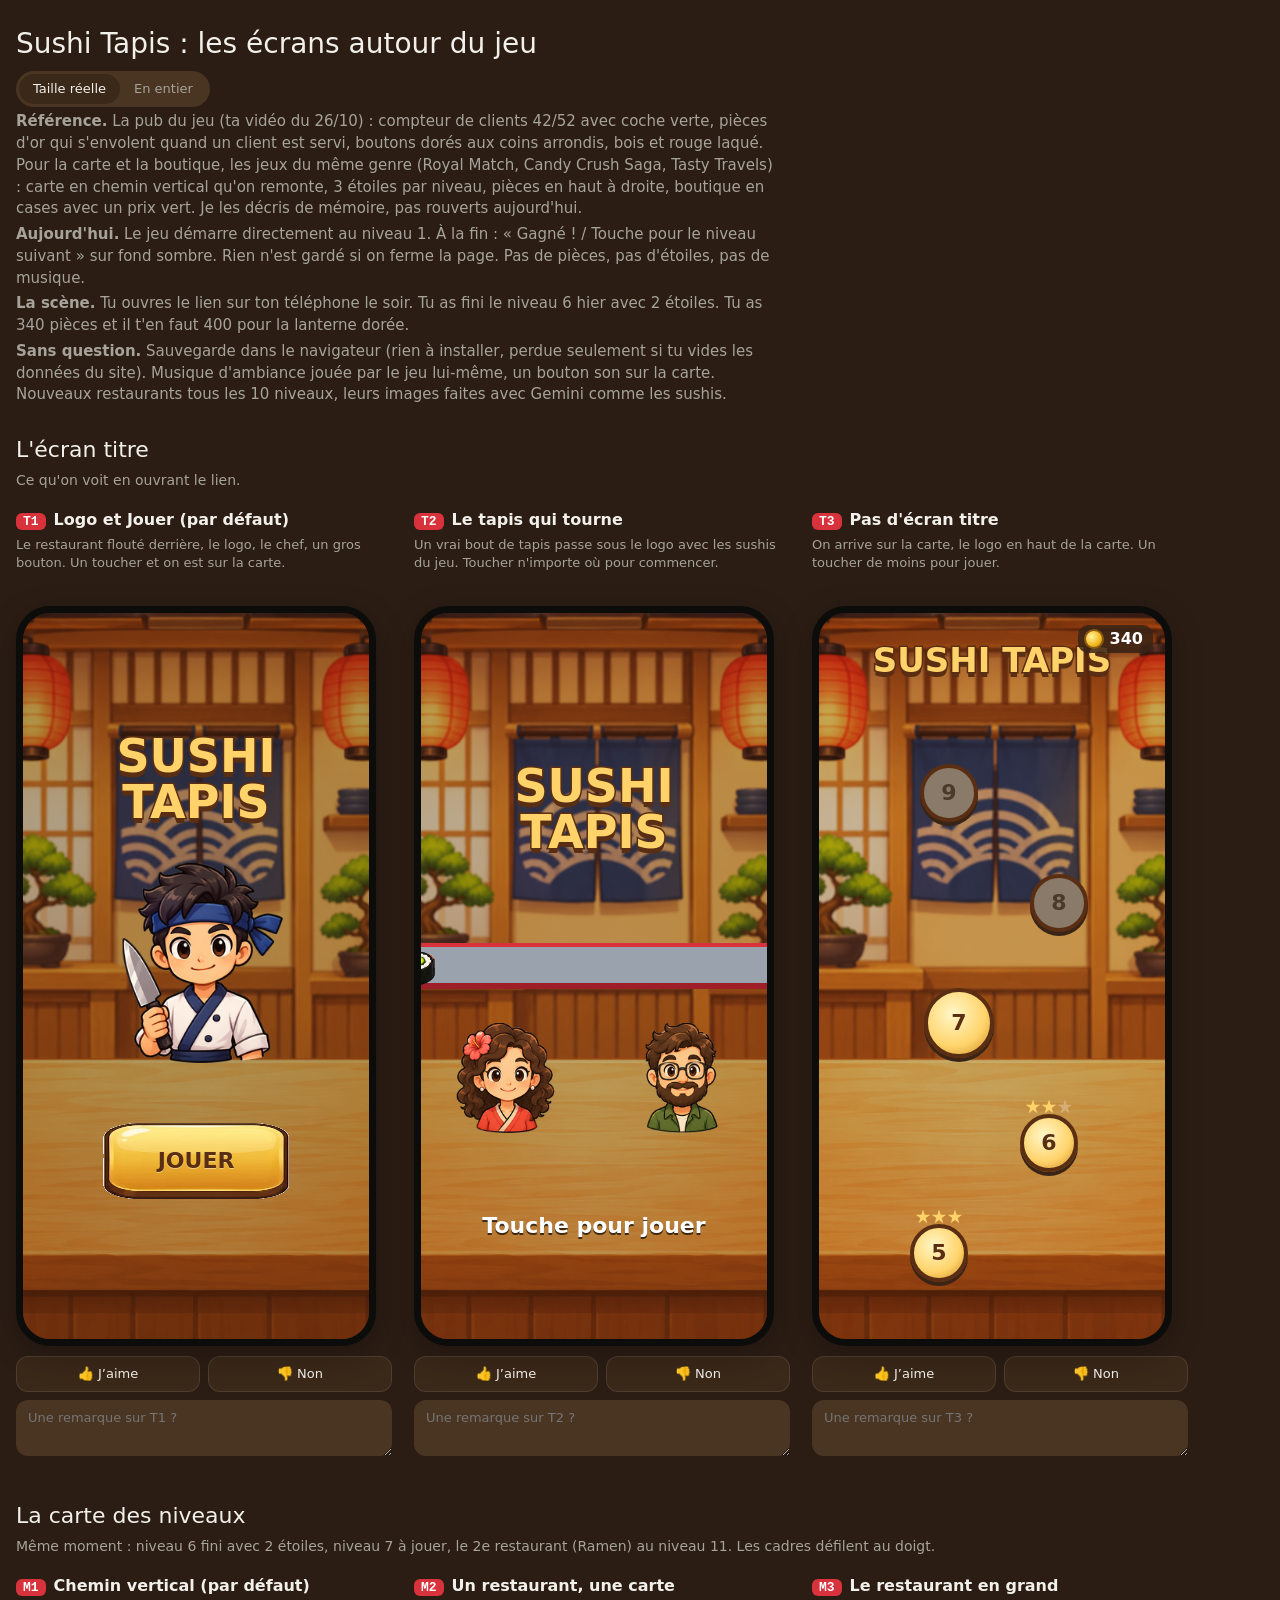
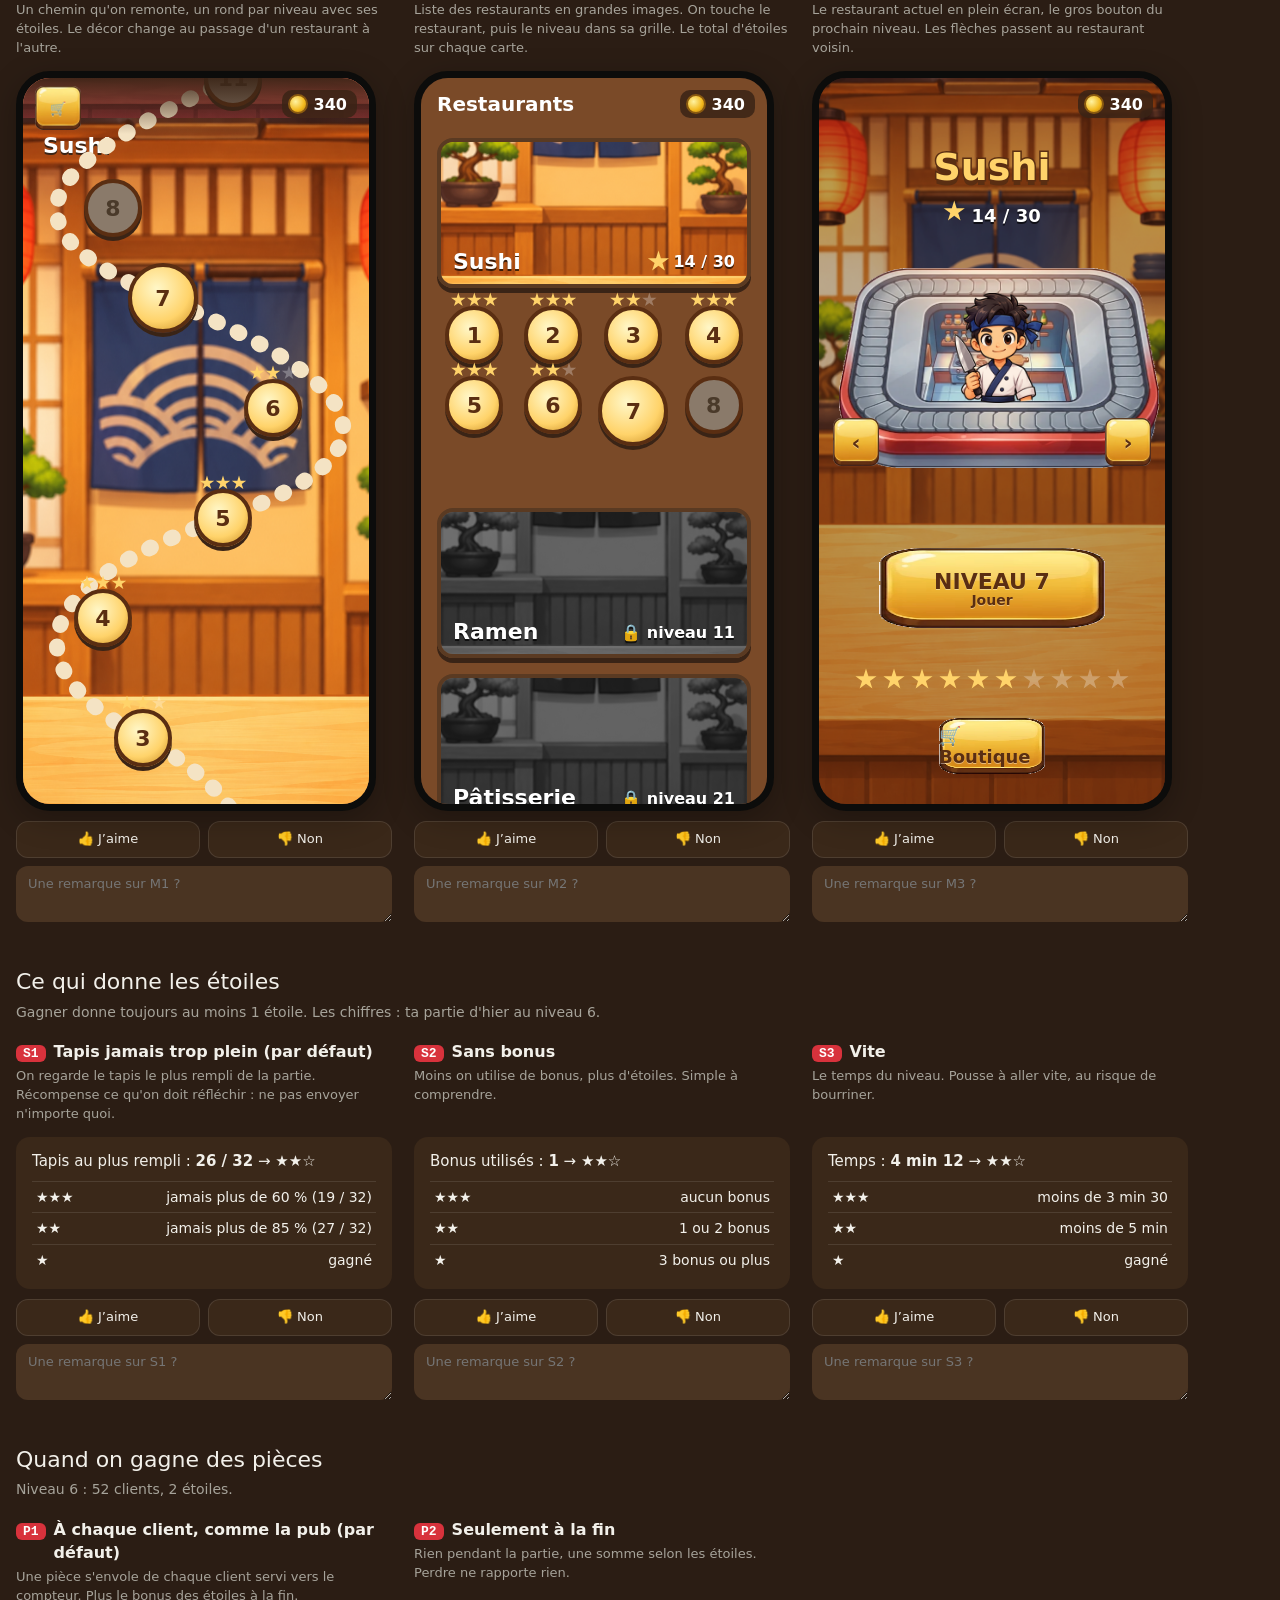
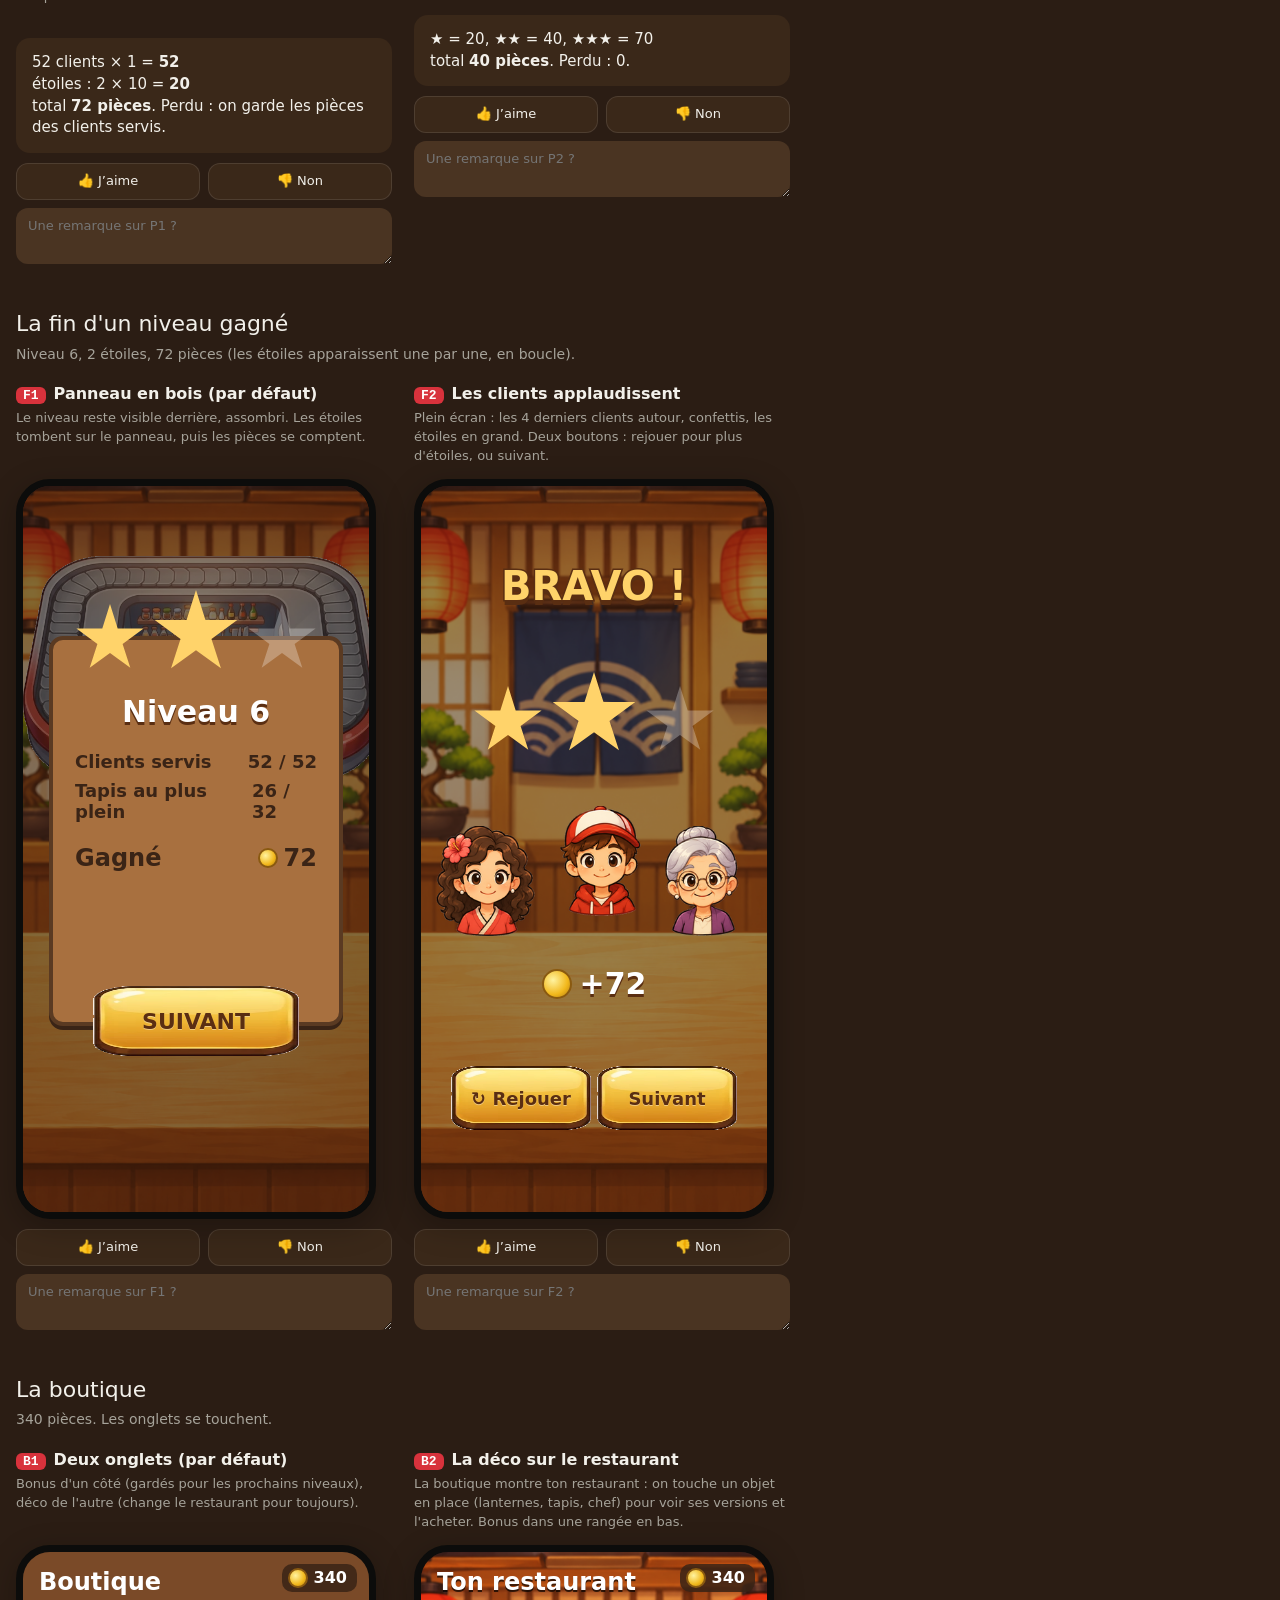
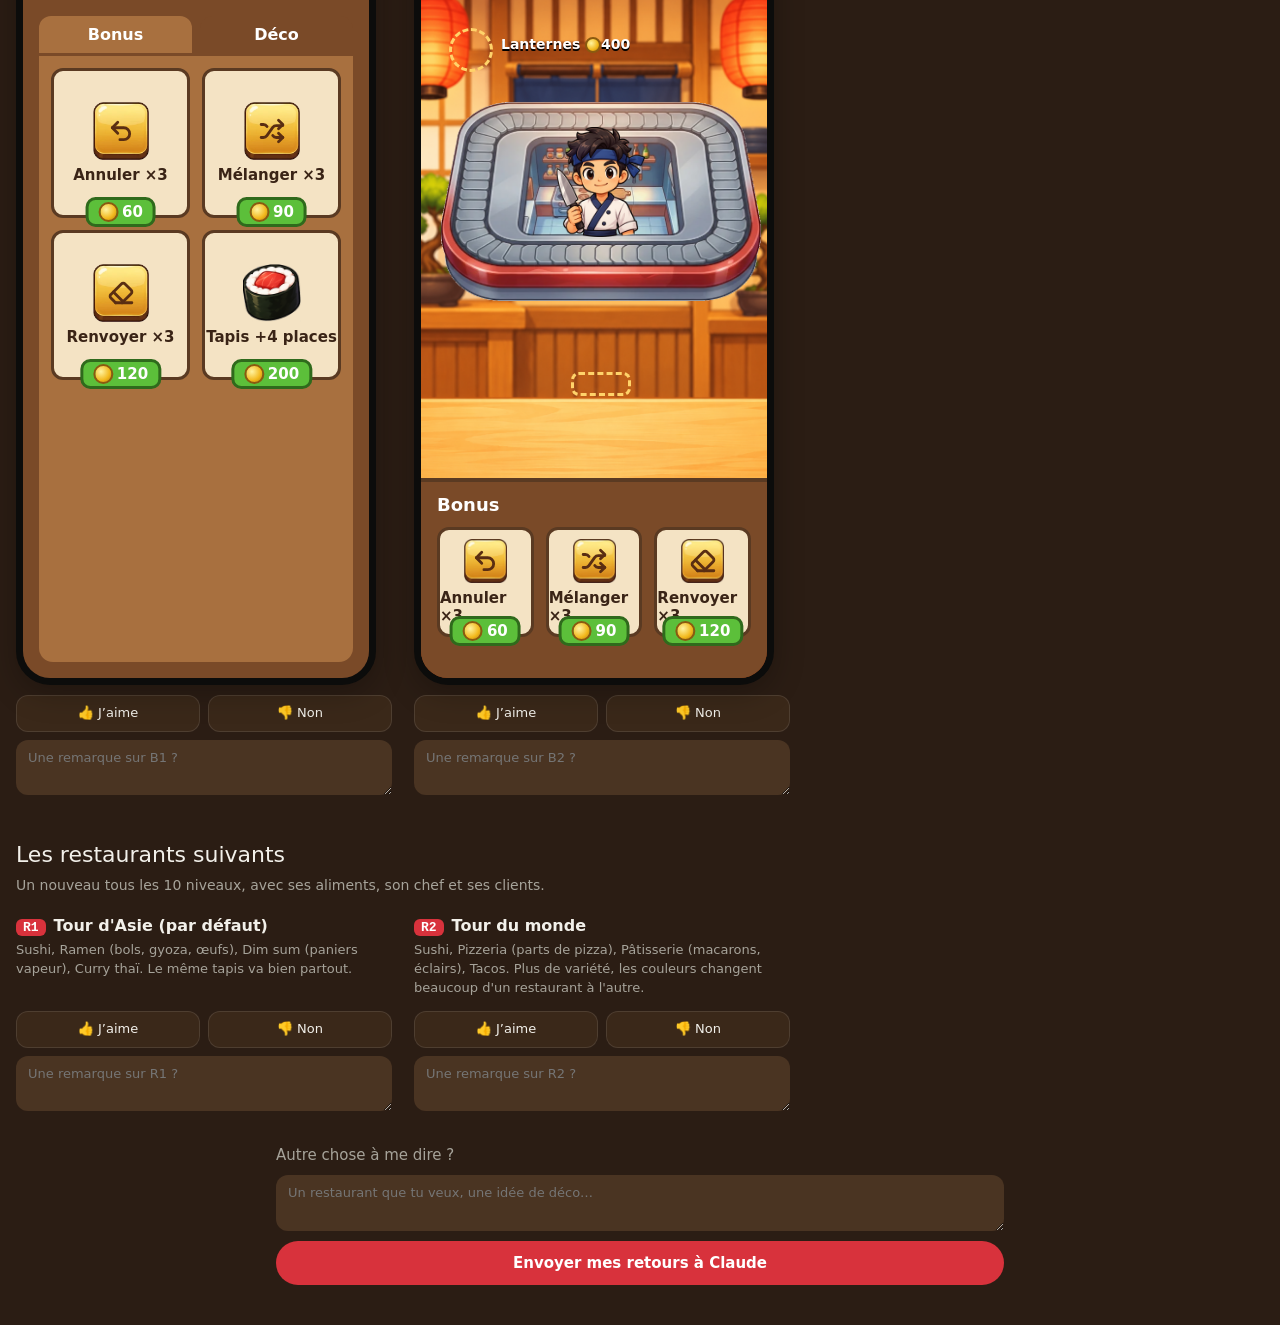
<file: maquettes/ecrans-jeu/v1.html>
<!doctype html>
<html lang="fr" data-theme="dark">
<head>
<meta charset="utf-8">
<meta name="viewport" content="width=device-width, initial-scale=1">
<title>Sushi Tapis : écrans autour du jeu</title>
<link rel="stylesheet" href="../common/mock.css">
<style>
/* écran de jeu : décor du projet */
.st-scr { position:absolute; inset:0; background:#c4834a url(img/bg.png) center top / cover; color:#fff; font-family:system-ui, sans-serif; overflow:hidden; }
.st-dim { position:absolute; inset:0; background:rgba(30,18,10,.55); }
.st-btn { position:absolute; display:flex; align-items:center; justify-content:center; background:url(img/button.png) center / 100% 100%; color:#5a2e12; font:800 22px system-ui; text-shadow:0 1px 0 #fff6; }
.st-wood { background:#a8703f; border:4px solid #5a3a22; border-radius:14px; box-shadow:0 4px 0 #3a2416; }
.st-title { position:absolute; left:0; right:0; text-align:center; font:900 46px/1 system-ui; color:#ffd36a; -webkit-text-stroke:3px #5a2e12; paint-order:stroke; text-shadow:0 5px 0 #5a2e12; }
.st-coins { position:absolute; top:12px; right:12px; display:flex; align-items:center; gap:6px; background:rgba(58,36,22,.85); border-radius:10px; padding:4px 10px 4px 6px; font:800 16px system-ui; }
.st-coin { width:20px; height:20px; border-radius:50%; background:radial-gradient(circle at 35% 35%, #fff3a0, #f2b81c 60%, #b07a10); border:2px solid #8a5a10; flex:none; }
.st-star { display:inline-block; width:22px; height:22px; background:#ffd36a; clip-path:polygon(50% 0,61% 35%,98% 35%,68% 57%,79% 91%,50% 70%,21% 91%,32% 57%,2% 35%,39% 35%); }
.st-star.off { background:rgba(255,255,255,.28); }
.st-sushi { position:absolute; width:34px; height:34px; background-size:contain; background-repeat:no-repeat; }

/* titre */
.st-belt { position:absolute; left:-20px; right:-20px; height:46px; background:#9aa3ad; border-top:4px solid #d8323c; border-bottom:6px solid #9e1f28; }
.st-belt .st-sushi { top:5px; animation:st-slide 6s linear infinite; }
@keyframes st-slide { from { transform:translateX(-60px); } to { transform:translateX(420px); } }
.st-pulse { animation:st-pulse 1.4s ease-in-out infinite; }
@keyframes st-pulse { 50% { transform:scale(1.06); } }

/* carte */
.st-map { position:absolute; inset:0; overflow-y:auto; scrollbar-width:none; }
.st-map::-webkit-scrollbar { display:none; }
.st-node { position:absolute; width:58px; height:58px; margin:-29px 0 0 -29px; border-radius:50%; display:flex; align-items:center; justify-content:center; font:900 22px system-ui; color:#5a2e12; background:radial-gradient(circle at 40% 35%, #fff7c8, #ffd36a 60%, #c88a20); border:4px solid #5a2e12; box-shadow:0 4px 0 #3a2416; }
.st-node.lock { background:#8a7a6a; color:#4a3a2a; }
.st-node.cur { width:70px; height:70px; margin:-35px 0 0 -35px; animation:st-pulse 1.4s infinite; }
.st-node .st-st { position:absolute; top:-18px; display:flex; gap:1px; }
.st-node .st-st .st-star { width:15px; height:15px; }
.st-road { position:absolute; left:0; top:0; }
.st-zone { position:absolute; left:0; right:0; text-align:center; font:900 22px system-ui; color:#fff; text-shadow:0 2px 0 #3a2416; }
.st-bar { position:absolute; left:0; right:0; top:0; height:56px; background:linear-gradient(#3a2416ee, #3a241600); z-index:2; }
.st-card { position:absolute; left:16px; right:16px; height:150px; border-radius:16px; overflow:hidden; border:4px solid #5a3a22; box-shadow:0 5px 0 #3a2416; }
.st-card .st-cimg { position:absolute; inset:0; background-size:cover; background-position:center; }
.st-card .st-cname { position:absolute; left:12px; bottom:10px; font:900 22px system-ui; text-shadow:0 2px 0 #000a; }
.st-card .st-cst { position:absolute; right:12px; bottom:12px; display:flex; align-items:center; gap:4px; font:800 16px system-ui; text-shadow:0 2px 0 #000a; }
.st-card.lock .st-cimg { filter:grayscale(1) brightness(.5); }
.st-grid { position:absolute; left:20px; right:20px; display:grid; grid-template-columns:repeat(4,1fr); gap:12px; }
.st-grid .st-node { position:relative; margin:0; left:auto; top:auto; justify-self:center; }

/* fin de niveau */
.st-panel { position:absolute; left:26px; right:26px; top:150px; height:390px; }
.st-big { display:flex; justify-content:center; gap:8px; margin-top:-36px; }
.st-big .st-star { width:70px; height:70px; animation:st-pop 3.2s infinite both; }
.st-big .st-star:nth-child(2) { width:86px; height:86px; margin-top:-14px; animation-delay:.25s; }
.st-big .st-star:nth-child(3) { animation-delay:.5s; }
@keyframes st-pop { 0%,62% { transform:scale(1); } 66%,70% { transform:scale(0); } 80% { transform:scale(1.3); } 88%,100% { transform:scale(1); } }
.st-line { display:flex; justify-content:space-between; margin:8px 22px; font:800 18px system-ui; color:#3a2416; }
.st-line b { display:flex; align-items:center; gap:6px; }

/* boutique */
.st-tabs { position:absolute; left:16px; right:16px; top:64px; display:flex; gap:8px; }
.st-tab { flex:1; text-align:center; padding:9px 0; border-radius:12px 12px 0 0; background:#7a4a28; font:800 16px system-ui; cursor:pointer; }
.st-tab.on { background:#a8703f; }
.st-shelf { position:absolute; left:16px; right:16px; top:104px; bottom:16px; padding:12px; display:grid; grid-template-columns:1fr 1fr; gap:12px; align-content:start; border-radius:0 0 14px 14px; }
.st-item { background:#f4e3c4; border-radius:12px; border:3px solid #5a3a22; height:150px; position:relative; display:flex; flex-direction:column; align-items:center; justify-content:center; color:#3a2416; font:800 15px system-ui; }
.st-item .st-ic { width:58px; height:58px; margin-bottom:6px; background-size:contain; background-repeat:no-repeat; background-position:center; }
.st-price { position:absolute; bottom:-12px; left:50%; transform:translateX(-50%); display:flex; align-items:center; gap:4px; background:#5cbf3a; color:#fff; border:3px solid #2f6a1c; border-radius:10px; padding:2px 10px; font:900 15px system-ui; white-space:nowrap; }
.st-own { position:absolute; bottom:-12px; left:50%; transform:translateX(-50%); background:#5a3a22; color:#ffd36a; border-radius:10px; padding:2px 10px; font:800 13px system-ui; }

/* textes de règle */
.st-rule { background:var(--card); border-radius:14px; padding:14px 16px; font-size:15px; }
.st-rule table { width:100%; border-collapse:collapse; margin-top:8px; font-size:14px; }
.st-rule td { padding:5px 4px; border-top:1px solid var(--line); }
.st-rule td:last-child { text-align:right; white-space:nowrap; }
</style>
</head>
<body>

<header class="page">
  <h1>Sushi Tapis : les écrans autour du jeu</h1>
  <p><b>Référence.</b> La pub du jeu (ta vidéo du 26/10) : compteur de clients 42/52 avec coche verte, pièces d'or qui s'envolent quand un client est servi, boutons dorés aux coins arrondis, bois et rouge laqué. Pour la carte et la boutique, les jeux du même genre (Royal Match, Candy Crush Saga, Tasty Travels) : carte en chemin vertical qu'on remonte, 3 étoiles par niveau, pièces en haut à droite, boutique en cases avec un prix vert. Je les décris de mémoire, pas rouverts aujourd'hui.</p>
  <p><b>Aujourd'hui.</b> Le jeu démarre directement au niveau 1. À la fin : « Gagné ! / Touche pour le niveau suivant » sur fond sombre. Rien n'est gardé si on ferme la page. Pas de pièces, pas d'étoiles, pas de musique.</p>
  <p><b>La scène.</b> Tu ouvres le lien sur ton téléphone le soir. Tu as fini le niveau 6 hier avec 2 étoiles. Tu as 340 pièces et il t'en faut 400 pour la lanterne dorée.</p>
  <p><b>Sans question.</b> Sauvegarde dans le navigateur (rien à installer, perdue seulement si tu vides les données du site). Musique d'ambiance jouée par le jeu lui-même, un bouton son sur la carte. Nouveaux restaurants tous les 10 niveaux, leurs images faites avec Gemini comme les sushis.</p>
</header>

<!-- ============ TITRE ============ -->
<section>
  <h2>L'écran titre</h2>
  <p>Ce qu'on voit en ouvrant le lien.</p>
  <div class="row">
    <div class="variant" data-id="T1">
      <div class="vhead"><span class="vid">T1</span><span class="vname">Logo et Jouer (par défaut)</span></div>
      <p class="vdesc">Le restaurant flouté derrière, le logo, le chef, un gros bouton. Un toucher et on est sur la carte.</p>
      <div class="phone"><div class="st-scr">
        <div class="st-dim" style="background:rgba(30,18,10,.35)"></div>
        <div class="st-title" style="top:120px">SUSHI<br>TAPIS</div>
        <img src="img/chef0.png" style="position:absolute;left:80px;top:250px;width:200px">
        <div class="st-btn st-pulse" style="left:80px;right:80px;top:510px;height:76px">JOUER</div>
      </div></div>
    </div>
    <div class="variant" data-id="T2">
      <div class="vhead"><span class="vid">T2</span><span class="vname">Le tapis qui tourne</span></div>
      <p class="vdesc">Un vrai bout de tapis passe sous le logo avec les sushis du jeu. Toucher n'importe où pour commencer.</p>
      <div class="phone"><div class="st-scr">
        <div class="st-dim" style="background:rgba(30,18,10,.3)"></div>
        <div class="st-title" style="top:150px">SUSHI<br>TAPIS</div>
        <div class="st-belt" style="top:330px">
          <div class="st-sushi" style="background-image:url(img/sushi0.png);animation-delay:0s"></div>
          <div class="st-sushi" style="background-image:url(img/sushi1.png);animation-delay:-1s"></div>
          <div class="st-sushi" style="background-image:url(img/sushi5.png);animation-delay:-2s"></div>
          <div class="st-sushi" style="background-image:url(img/sushi2.png);animation-delay:-3s"></div>
          <div class="st-sushi" style="background-image:url(img/sushi8.png);animation-delay:-4s"></div>
          <div class="st-sushi" style="background-image:url(img/sushi3.png);animation-delay:-5s"></div>
        </div>
        <img src="img/client0.png" style="position:absolute;left:30px;top:410px;width:110px">
        <img src="img/client1.png" style="position:absolute;right:30px;top:410px;width:110px">
        <div class="st-pulse" style="position:absolute;left:0;right:0;top:600px;text-align:center;font:800 22px system-ui;text-shadow:0 2px 0 #000a">Touche pour jouer</div>
      </div></div>
    </div>
    <div class="variant" data-id="T3">
      <div class="vhead"><span class="vid">T3</span><span class="vname">Pas d'écran titre</span></div>
      <p class="vdesc">On arrive sur la carte, le logo en haut de la carte. Un toucher de moins pour jouer.</p>
      <div class="phone"><div class="st-scr">
        <div class="st-dim" style="background:rgba(30,18,10,.25)"></div>
        <div class="st-title" style="top:30px;font-size:34px">SUSHI TAPIS</div>
        <div class="st-coins"><span class="st-coin"></span>340</div>
        <div class="st-node" style="left:120px;top:640px">5<div class="st-st"><span class="st-star"></span><span class="st-star"></span><span class="st-star"></span></div></div>
        <div class="st-node" style="left:230px;top:530px">6<div class="st-st"><span class="st-star"></span><span class="st-star"></span><span class="st-star off"></span></div></div>
        <div class="st-node cur" style="left:140px;top:410px">7</div>
        <div class="st-node lock" style="left:240px;top:290px">8</div>
        <div class="st-node lock" style="left:130px;top:180px">9</div>
      </div></div>
    </div>
  </div>
</section>

<!-- ============ CARTE ============ -->
<section>
  <h2>La carte des niveaux</h2>
  <p>Même moment : niveau 6 fini avec 2 étoiles, niveau 7 à jouer, le 2e restaurant (Ramen) au niveau 11. Les cadres défilent au doigt.</p>
  <div class="row">
    <div class="variant" data-id="M1">
      <div class="vhead"><span class="vid">M1</span><span class="vname">Chemin vertical (par défaut)</span></div>
      <p class="vdesc">Un chemin qu'on remonte, un rond par niveau avec ses étoiles. Le décor change au passage d'un restaurant à l'autre.</p>
      <div class="phone"><div class="st-scr" style="background:#c4834a">
        <div class="st-bar"></div>
        <div class="st-coins" style="z-index:3"><span class="st-coin"></span>340</div>
        <div class="st-btn" style="z-index:3;left:12px;top:8px;width:46px;height:44px;font-size:13px">🛒</div>
        <div class="st-map" id="st-m1"><div style="position:relative;height:1500px">
          <div style="position:absolute;left:0;right:0;top:0;height:560px;background:url(img/bg.png) center/cover;filter:hue-rotate(-25deg) saturate(.8)"></div>
          <div style="position:absolute;left:0;right:0;top:560px;height:940px;background:url(img/bg.png) center/cover"></div>
          <div class="st-zone" style="top:575px;text-align:left;padding-left:20px">Sushi</div>
          <div class="st-zone" style="top:470px;text-align:left;padding-left:20px">Ramen</div>
          <svg class="st-road" width="346" height="1500"><path d="M120 1420 C 260 1330, 250 1250, 120 1180 S 0 1030, 200 960 S 330 820, 140 740 S 40 600, 210 520 S 320 380, 140 300 S 60 160, 200 90" fill="none" stroke="#f4e3c4" stroke-width="16" stroke-dasharray="2 22" stroke-linecap="round"/></svg>
          <div class="st-node" style="left:120px;top:1420px">1<div class="st-st"><span class="st-star"></span><span class="st-star"></span><span class="st-star"></span></div></div>
          <div class="st-node" style="left:225px;top:1300px">2<div class="st-st"><span class="st-star"></span><span class="st-star"></span><span class="st-star"></span></div></div>
          <div class="st-node" style="left:120px;top:1180px">3<div class="st-st"><span class="st-star"></span><span class="st-star"></span><span class="st-star off"></span></div></div>
          <div class="st-node" style="left:80px;top:1060px">4<div class="st-st"><span class="st-star"></span><span class="st-star"></span><span class="st-star"></span></div></div>
          <div class="st-node" style="left:200px;top:960px">5<div class="st-st"><span class="st-star"></span><span class="st-star"></span><span class="st-star"></span></div></div>
          <div class="st-node" style="left:250px;top:850px">6<div class="st-st"><span class="st-star"></span><span class="st-star"></span><span class="st-star off"></span></div></div>
          <div class="st-node cur" style="left:140px;top:740px">7</div>
          <div class="st-node lock" style="left:90px;top:650px">8</div>
          <div class="st-node lock" style="left:210px;top:520px">11</div>
          <div class="st-node lock" style="left:250px;top:410px">12</div>
          <div class="st-node lock" style="left:140px;top:300px">13</div>
        </div></div>
      </div></div>
    </div>
    <div class="variant" data-id="M2">
      <div class="vhead"><span class="vid">M2</span><span class="vname">Un restaurant, une carte</span></div>
      <p class="vdesc">Liste des restaurants en grandes images. On touche le restaurant, puis le niveau dans sa grille. Le total d'étoiles sur chaque carte.</p>
      <div class="phone"><div class="st-scr" style="background:#7a4a28">
        <div class="st-coins"><span class="st-coin"></span>340</div>
        <div style="position:absolute;left:16px;top:14px;font:900 20px system-ui">Restaurants</div>
        <div class="st-card" style="top:60px"><div class="st-cimg" style="background-image:url(img/bg.png)"></div><div class="st-cname">Sushi</div><div class="st-cst"><span class="st-star"></span>14 / 30</div></div>
        <div class="st-grid" style="top:228px">
          <div class="st-node">1<div class="st-st"><span class="st-star"></span><span class="st-star"></span><span class="st-star"></span></div></div>
          <div class="st-node">2<div class="st-st"><span class="st-star"></span><span class="st-star"></span><span class="st-star"></span></div></div>
          <div class="st-node">3<div class="st-st"><span class="st-star"></span><span class="st-star"></span><span class="st-star off"></span></div></div>
          <div class="st-node">4<div class="st-st"><span class="st-star"></span><span class="st-star"></span><span class="st-star"></span></div></div>
          <div class="st-node">5<div class="st-st"><span class="st-star"></span><span class="st-star"></span><span class="st-star"></span></div></div>
          <div class="st-node">6<div class="st-st"><span class="st-star"></span><span class="st-star"></span><span class="st-star off"></span></div></div>
          <div class="st-node cur">7</div>
          <div class="st-node lock">8</div>
        </div>
        <div class="st-card lock" style="top:430px"><div class="st-cimg" style="background-image:url(img/bg.png)"></div><div class="st-cname">Ramen</div><div class="st-cst">🔒 niveau 11</div></div>
        <div class="st-card lock" style="top:596px"><div class="st-cimg" style="background-image:url(img/bg.png)"></div><div class="st-cname">Pâtisserie</div><div class="st-cst">🔒 niveau 21</div></div>
      </div></div>
    </div>
    <div class="variant" data-id="M3">
      <div class="vhead"><span class="vid">M3</span><span class="vname">Le restaurant en grand</span></div>
      <p class="vdesc">Le restaurant actuel en plein écran, le gros bouton du prochain niveau. Les flèches passent au restaurant voisin.</p>
      <div class="phone"><div class="st-scr">
        <div class="st-dim" style="background:rgba(30,18,10,.3)"></div>
        <div class="st-coins"><span class="st-coin"></span>340</div>
        <div class="st-title" style="top:70px;font-size:38px">Sushi</div>
        <div style="position:absolute;left:0;right:0;top:122px;text-align:center;font:800 18px system-ui;text-shadow:0 2px 0 #000a"><span class="st-star"></span> 14 / 30</div>
        <img src="img/belt3.png" style="position:absolute;left:20px;top:190px;width:320px">
        <img src="img/chef0.png" style="position:absolute;left:125px;top:215px;width:110px">
        <div class="st-btn st-pulse" style="left:60px;right:60px;top:470px;height:80px;flex-direction:column;line-height:1.05">NIVEAU 7<span style="font-size:14px">Jouer</span></div>
        <div class="st-btn" style="left:14px;top:340px;width:46px;height:48px">‹</div>
        <div class="st-btn" style="right:14px;top:340px;width:46px;height:48px">›</div>
        <div style="position:absolute;left:0;right:0;top:590px;display:flex;justify-content:center;gap:6px">
          <span class="st-star"></span><span class="st-star"></span><span class="st-star"></span><span class="st-star"></span><span class="st-star"></span><span class="st-star"></span><span class="st-star off"></span><span class="st-star off"></span><span class="st-star off"></span><span class="st-star off"></span>
        </div>
        <div class="st-btn" style="left:120px;right:120px;top:640px;height:56px;font-size:18px">🛒 Boutique</div>
      </div></div>
    </div>
  </div>
</section>

<!-- ============ ETOILES ============ -->
<section>
  <h2>Ce qui donne les étoiles</h2>
  <p>Gagner donne toujours au moins 1 étoile. Les chiffres : ta partie d'hier au niveau 6.</p>
  <div class="row">
    <div class="variant" data-id="S1">
      <div class="vhead"><span class="vid">S1</span><span class="vname">Tapis jamais trop plein (par défaut)</span></div>
      <p class="vdesc">On regarde le tapis le plus rempli de la partie. Récompense ce qu'on doit réfléchir : ne pas envoyer n'importe quoi.</p>
      <div class="st-rule">Tapis au plus rempli : <b>26 / 32</b> → ★★☆
        <table><tr><td>★★★</td><td>jamais plus de 60 % (19 / 32)</td></tr><tr><td>★★</td><td>jamais plus de 85 % (27 / 32)</td></tr><tr><td>★</td><td>gagné</td></tr></table></div>
    </div>
    <div class="variant" data-id="S2">
      <div class="vhead"><span class="vid">S2</span><span class="vname">Sans bonus</span></div>
      <p class="vdesc">Moins on utilise de bonus, plus d'étoiles. Simple à comprendre.</p>
      <div class="st-rule">Bonus utilisés : <b>1</b> → ★★☆
        <table><tr><td>★★★</td><td>aucun bonus</td></tr><tr><td>★★</td><td>1 ou 2 bonus</td></tr><tr><td>★</td><td>3 bonus ou plus</td></tr></table></div>
    </div>
    <div class="variant" data-id="S3">
      <div class="vhead"><span class="vid">S3</span><span class="vname">Vite</span></div>
      <p class="vdesc">Le temps du niveau. Pousse à aller vite, au risque de bourriner.</p>
      <div class="st-rule">Temps : <b>4 min 12</b> → ★★☆
        <table><tr><td>★★★</td><td>moins de 3 min 30</td></tr><tr><td>★★</td><td>moins de 5 min</td></tr><tr><td>★</td><td>gagné</td></tr></table></div>
    </div>
  </div>
</section>

<!-- ============ PIECES ============ -->
<section>
  <h2>Quand on gagne des pièces</h2>
  <p>Niveau 6 : 52 clients, 2 étoiles.</p>
  <div class="row">
    <div class="variant" data-id="P1">
      <div class="vhead"><span class="vid">P1</span><span class="vname">À chaque client, comme la pub (par défaut)</span></div>
      <p class="vdesc">Une pièce s'envole de chaque client servi vers le compteur. Plus le bonus des étoiles à la fin.</p>
      <div class="st-rule">52 clients × 1 = <b>52</b><br>étoiles : 2 × 10 = <b>20</b><br>total <b>72 pièces</b>. Perdu : on garde les pièces des clients servis.</div>
    </div>
    <div class="variant" data-id="P2">
      <div class="vhead"><span class="vid">P2</span><span class="vname">Seulement à la fin</span></div>
      <p class="vdesc">Rien pendant la partie, une somme selon les étoiles. Perdre ne rapporte rien.</p>
      <div class="st-rule">★ = 20, ★★ = 40, ★★★ = 70<br>total <b>40 pièces</b>. Perdu : 0.</div>
    </div>
  </div>
</section>

<!-- ============ FIN DE NIVEAU ============ -->
<section>
  <h2>La fin d'un niveau gagné</h2>
  <p>Niveau 6, 2 étoiles, 72 pièces (les étoiles apparaissent une par une, en boucle).</p>
  <div class="row">
    <div class="variant" data-id="F1">
      <div class="vhead"><span class="vid">F1</span><span class="vname">Panneau en bois (par défaut)</span></div>
      <p class="vdesc">Le niveau reste visible derrière, assombri. Les étoiles tombent sur le panneau, puis les pièces se comptent.</p>
      <div class="phone"><div class="st-scr">
        <img src="img/belt3.png" style="position:absolute;left:0;top:70px;width:360px">
        <div class="st-dim"></div>
        <div class="st-panel st-wood">
          <div class="st-big"><span class="st-star"></span><span class="st-star"></span><span class="st-star off"></span></div>
          <div style="text-align:center;font:900 30px system-ui;color:#fff;text-shadow:0 3px 0 #5a2e12;margin:18px 0 22px">Niveau 6</div>
          <div class="st-line"><span>Clients servis</span><b>52 / 52</b></div>
          <div class="st-line"><span>Tapis au plus plein</span><b>26 / 32</b></div>
          <div class="st-line" style="margin-top:22px;font-size:24px"><span>Gagné</span><b><span class="st-coin"></span>72</b></div>
          <div class="st-btn" style="left:40px;right:40px;bottom:-34px;height:70px">SUIVANT</div>
        </div>
      </div></div>
    </div>
    <div class="variant" data-id="F2">
      <div class="vhead"><span class="vid">F2</span><span class="vname">Les clients applaudissent</span></div>
      <p class="vdesc">Plein écran : les 4 derniers clients autour, confettis, les étoiles en grand. Deux boutons : rejouer pour plus d'étoiles, ou suivant.</p>
      <div class="phone"><div class="st-scr">
        <div class="st-dim" style="background:rgba(30,18,10,.45)"></div>
        <div class="st-title" style="top:80px;font-size:40px">BRAVO !</div>
        <div class="st-big" style="position:absolute;left:0;right:0;top:200px;margin:0"><span class="st-star"></span><span class="st-star"></span><span class="st-star off"></span></div>
        <img src="img/client0.png" style="position:absolute;left:10px;top:340px;width:110px">
        <img src="img/client2.png" style="position:absolute;left:125px;top:320px;width:110px">
        <img src="img/client3.png" style="position:absolute;right:10px;top:340px;width:110px">
        <div style="position:absolute;left:0;right:0;top:480px;display:flex;justify-content:center;align-items:center;gap:8px;font:900 30px system-ui;text-shadow:0 3px 0 #5a2e12"><span class="st-coin" style="width:30px;height:30px"></span>+72</div>
        <div class="st-btn" style="left:30px;width:140px;top:580px;height:64px;font-size:18px">↻ Rejouer</div>
        <div class="st-btn" style="right:30px;width:140px;top:580px;height:64px;font-size:18px">Suivant</div>
      </div></div>
    </div>
  </div>
</section>

<!-- ============ BOUTIQUE ============ -->
<section>
  <h2>La boutique</h2>
  <p>340 pièces. Les onglets se touchent.</p>
  <div class="row">
    <div class="variant" data-id="B1">
      <div class="vhead"><span class="vid">B1</span><span class="vname">Deux onglets (par défaut)</span></div>
      <p class="vdesc">Bonus d'un côté (gardés pour les prochains niveaux), déco de l'autre (change le restaurant pour toujours).</p>
      <div class="phone"><div class="st-scr" style="background:#7a4a28">
        <div style="position:absolute;left:16px;top:16px;font:900 24px system-ui">Boutique</div>
        <div class="st-coins"><span class="st-coin"></span>340</div>
        <div class="st-tabs" data-b1><div class="st-tab on" data-tab="bonus">Bonus</div><div class="st-tab" data-tab="deco">Déco</div></div>
        <div class="st-shelf" style="background:#a8703f" data-shelf="bonus">
          <div class="st-item"><div class="st-ic" style="background-image:url(img/button.png);position:relative"><svg viewBox="0 0 24 24" width="26" height="26" fill="none" stroke="#5a2e12" stroke-width="2.6" stroke-linecap="round" stroke-linejoin="round" style="position:absolute;inset:0;margin:auto"><path d="M9 14 4 9l5-5"/><path d="M4 9h10.5a5.5 5.5 0 0 1 0 11H11"/></svg></div>Annuler ×3<div class="st-price"><span class="st-coin"></span>60</div></div>
          <div class="st-item"><div class="st-ic" style="background-image:url(img/button.png);position:relative"><svg viewBox="0 0 24 24" width="26" height="26" fill="none" stroke="#5a2e12" stroke-width="2.6" stroke-linecap="round" stroke-linejoin="round" style="position:absolute;inset:0;margin:auto"><path d="m18 14 4 4-4 4"/><path d="m18 2 4 4-4 4"/><path d="M2 18h2a4 4 0 0 0 3.3-1.7l5.4-7.6A4 4 0 0 1 16 7h6"/><path d="M2 6h2a4 4 0 0 1 3.4 1.9"/><path d="M22 18h-6a4 4 0 0 1-3.3-1.8"/></svg></div>Mélanger ×3<div class="st-price"><span class="st-coin"></span>90</div></div>
          <div class="st-item"><div class="st-ic" style="background-image:url(img/button.png);position:relative"><svg viewBox="0 0 24 24" width="26" height="26" fill="none" stroke="#5a2e12" stroke-width="2.6" stroke-linecap="round" stroke-linejoin="round" style="position:absolute;inset:0;margin:auto"><path d="m7 21-4.3-4.3c-1-1-1-2.5 0-3.4l9.6-9.6c1-1 2.5-1 3.4 0l5.6 5.6c1 1 1 2.5 0 3.4L13 21"/><path d="M22 21H7"/><path d="m5 11 9 9"/></svg></div>Renvoyer ×3<div class="st-price"><span class="st-coin"></span>120</div></div>
          <div class="st-item"><div class="st-ic" style="background-image:url(img/sushi0.png)"></div>Tapis +4 places<div class="st-price"><span class="st-coin"></span>200</div></div>
        </div>
        <div class="st-shelf" style="background:#a8703f;display:none" data-shelf="deco">
          <div class="st-item"><div class="st-ic" style="background:radial-gradient(#ffd36a,#d8323c);border-radius:50%"></div>Lanternes dorées<div class="st-price"><span class="st-coin"></span>400</div></div>
          <div class="st-item"><div class="st-ic" style="background-image:url(img/chef0.png)"></div>Tenue du chef<div class="st-price"><span class="st-coin"></span>250</div></div>
          <div class="st-item"><div class="st-ic" style="background-image:url(img/belt3.png)"></div>Tapis bois<div class="st-price"><span class="st-coin"></span>600</div></div>
          <div class="st-item"><div class="st-ic" style="background-image:url(img/column.png)"></div>Colonnes laquées<div class="st-own">Acheté</div></div>
        </div>
      </div></div>
    </div>
    <div class="variant" data-id="B2">
      <div class="vhead"><span class="vid">B2</span><span class="vname">La déco sur le restaurant</span></div>
      <p class="vdesc">La boutique montre ton restaurant : on touche un objet en place (lanternes, tapis, chef) pour voir ses versions et l'acheter. Bonus dans une rangée en bas.</p>
      <div class="phone"><div class="st-scr">
        <div class="st-coins"><span class="st-coin"></span>340</div>
        <div style="position:absolute;left:16px;top:16px;font:900 24px system-ui;text-shadow:0 2px 0 #000a">Ton restaurant</div>
        <img src="img/belt3.png" style="position:absolute;left:20px;top:150px;width:320px">
        <img src="img/chef0.png" style="position:absolute;left:125px;top:175px;width:110px">
        <div style="position:absolute;left:28px;top:76px;width:44px;height:44px;border-radius:50%;border:3px dashed #ffd36a"></div>
        <div style="position:absolute;left:80px;top:84px;font:800 14px system-ui;text-shadow:0 2px 0 #000">Lanternes <span class="st-coin" style="display:inline-block;vertical-align:-4px;width:16px;height:16px"></span>400</div>
        <div style="position:absolute;left:150px;top:420px;width:60px;height:24px;border:3px dashed #ffd36a;border-radius:8px"></div>
        <div style="position:absolute;left:0;right:0;bottom:0;height:200px;background:#7a4a28;border-top:4px solid #5a3a22">
          <div style="margin:12px 16px;font:900 18px system-ui">Bonus</div>
          <div style="display:flex;gap:12px;padding:0 16px">
            <div class="st-item" style="flex:1;height:110px"><div class="st-ic" style="background-image:url(img/button.png);width:44px;height:44px;position:relative"><svg viewBox="0 0 24 24" width="26" height="26" fill="none" stroke="#5a2e12" stroke-width="2.6" stroke-linecap="round" stroke-linejoin="round" style="position:absolute;inset:0;margin:auto"><path d="M9 14 4 9l5-5"/><path d="M4 9h10.5a5.5 5.5 0 0 1 0 11H11"/></svg></div>Annuler ×3<div class="st-price"><span class="st-coin"></span>60</div></div>
            <div class="st-item" style="flex:1;height:110px"><div class="st-ic" style="background-image:url(img/button.png);width:44px;height:44px;position:relative"><svg viewBox="0 0 24 24" width="26" height="26" fill="none" stroke="#5a2e12" stroke-width="2.6" stroke-linecap="round" stroke-linejoin="round" style="position:absolute;inset:0;margin:auto"><path d="m18 14 4 4-4 4"/><path d="m18 2 4 4-4 4"/><path d="M2 18h2a4 4 0 0 0 3.3-1.7l5.4-7.6A4 4 0 0 1 16 7h6"/><path d="M2 6h2a4 4 0 0 1 3.4 1.9"/><path d="M22 18h-6a4 4 0 0 1-3.3-1.8"/></svg></div>Mélanger ×3<div class="st-price"><span class="st-coin"></span>90</div></div>
            <div class="st-item" style="flex:1;height:110px"><div class="st-ic" style="background-image:url(img/button.png);width:44px;height:44px;position:relative"><svg viewBox="0 0 24 24" width="26" height="26" fill="none" stroke="#5a2e12" stroke-width="2.6" stroke-linecap="round" stroke-linejoin="round" style="position:absolute;inset:0;margin:auto"><path d="m7 21-4.3-4.3c-1-1-1-2.5 0-3.4l9.6-9.6c1-1 2.5-1 3.4 0l5.6 5.6c1 1 1 2.5 0 3.4L13 21"/><path d="M22 21H7"/><path d="m5 11 9 9"/></svg></div>Renvoyer ×3<div class="st-price"><span class="st-coin"></span>120</div></div>
          </div>
        </div>
      </div></div>
    </div>
  </div>
</section>

<!-- ============ RESTAURANTS ============ -->
<section>
  <h2>Les restaurants suivants</h2>
  <p>Un nouveau tous les 10 niveaux, avec ses aliments, son chef et ses clients.</p>
  <div class="row">
    <div class="variant" data-id="R1">
      <div class="vhead"><span class="vid">R1</span><span class="vname">Tour d'Asie (par défaut)</span></div>
      <p class="vdesc">Sushi, Ramen (bols, gyoza, œufs), Dim sum (paniers vapeur), Curry thaï. Le même tapis va bien partout.</p>
    </div>
    <div class="variant" data-id="R2">
      <div class="vhead"><span class="vid">R2</span><span class="vname">Tour du monde</span></div>
      <p class="vdesc">Sushi, Pizzeria (parts de pizza), Pâtisserie (macarons, éclairs), Tacos. Plus de variété, les couleurs changent beaucoup d'un restaurant à l'autre.</p>
    </div>
  </div>
</section>

<footer class="send">
  <label for="global">Autre chose à me dire ?</label>
  <textarea id="global" placeholder="Un restaurant que tu veux, une idée de déco…"></textarea>
  <button id="send">Envoyer mes retours à Claude</button>
</footer>

<script>
(() => {
  // onglets de la boutique B1
  document.querySelectorAll('[data-b1] .st-tab').forEach(t => t.addEventListener('click', () => {
    const box = t.closest('.st-scr');
    box.querySelectorAll('.st-tab').forEach(x => x.classList.toggle('on', x === t));
    box.querySelectorAll('[data-shelf]').forEach(s => s.style.display = s.dataset.shelf === t.dataset.tab ? 'grid' : 'none');
  }));
  // carte M1 : on arrive sur le niveau en cours
  const m1 = document.getElementById('st-m1'); const go = () => { if (m1) m1.scrollTop = 520; }; go(); setTimeout(go, 200);
})();
</script>
<script src="../common/mock.js"></script>
</body>
</html>
</file>
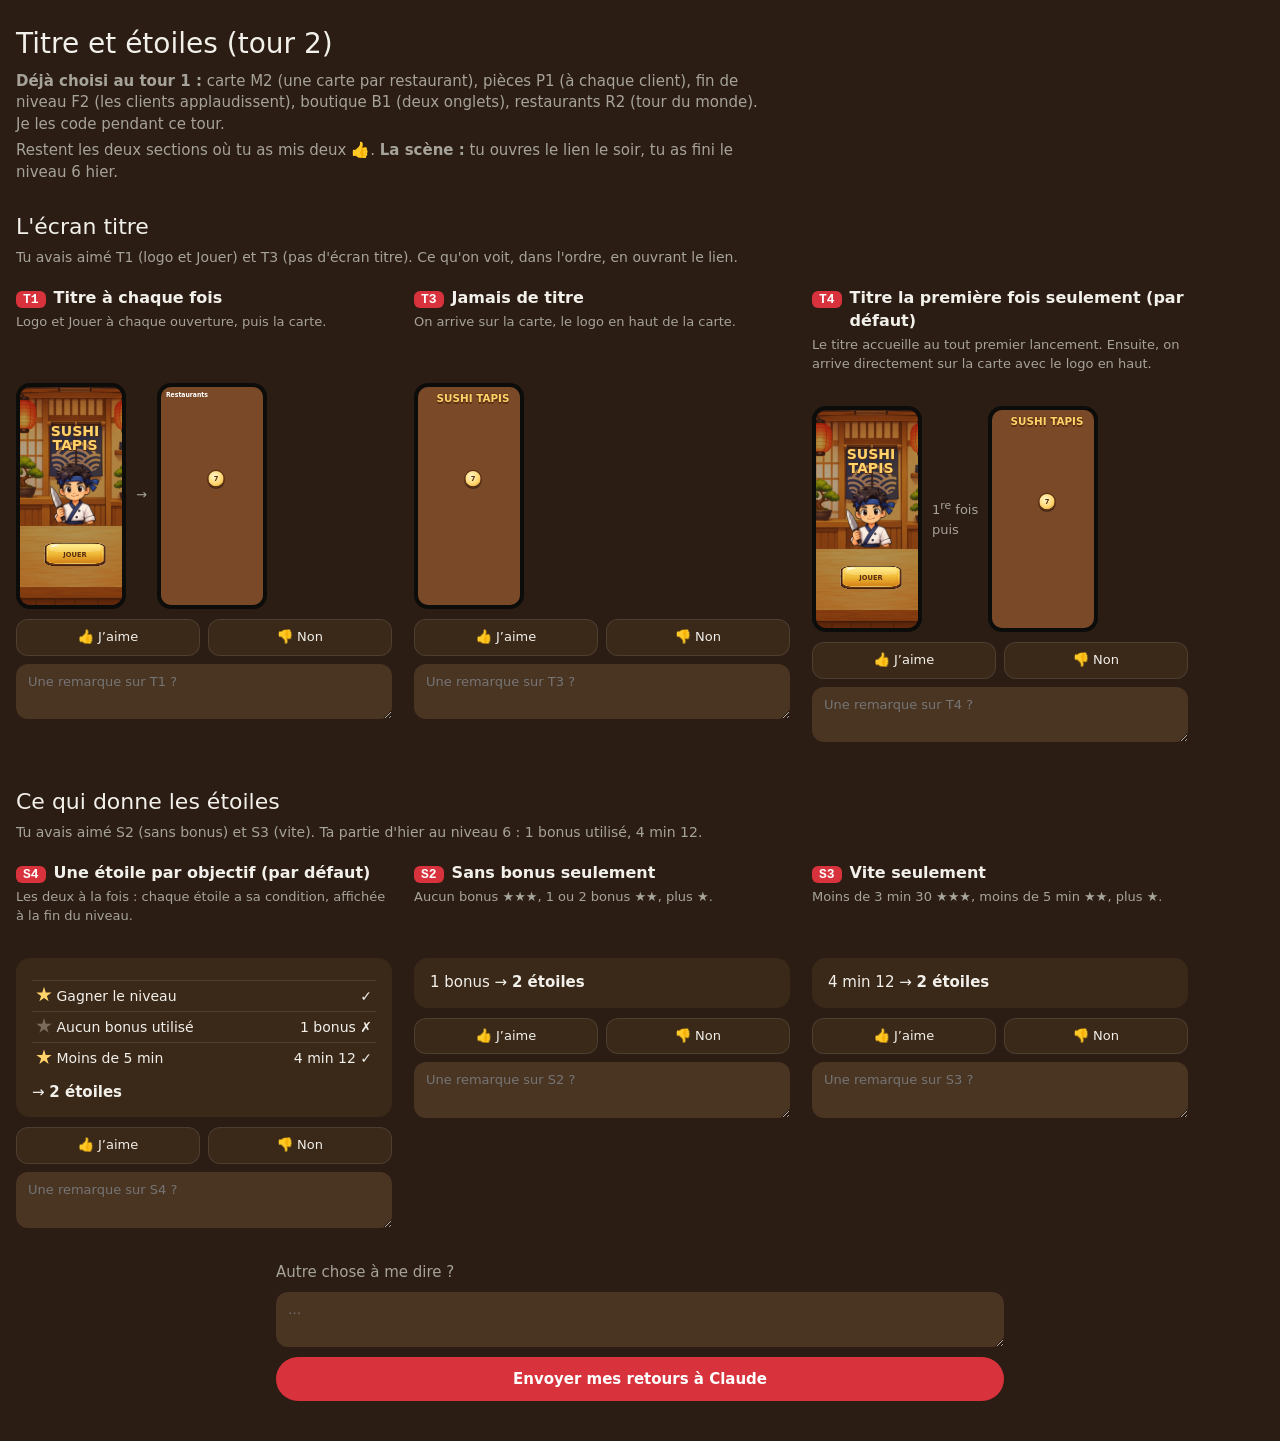
<file: maquettes/ecrans-jeu/v2.html>
<!doctype html>
<html lang="fr" data-theme="dark">
<head>
<meta charset="utf-8">
<meta name="viewport" content="width=device-width, initial-scale=1">
<title>Sushi Tapis : titre et étoiles (tour 2)</title>
<link rel="stylesheet" href="../common/mock.css">
<style>
.st-scr { position:absolute; inset:0; background:#c4834a url(img/bg.png) center top / cover; color:#fff; font-family:system-ui, sans-serif; overflow:hidden; }
.st-dim { position:absolute; inset:0; background:rgba(30,18,10,.35); }
.st-btn { position:absolute; display:flex; align-items:center; justify-content:center; background:url(img/button.png) center / 100% 100%; color:#5a2e12; font:800 22px system-ui; }
.st-title { position:absolute; left:0; right:0; text-align:center; font:900 46px/1 system-ui; color:#ffd36a; -webkit-text-stroke:3px #5a2e12; paint-order:stroke; text-shadow:0 5px 0 #5a2e12; }
.st-node { position:absolute; width:58px; height:58px; margin:-29px 0 0 -29px; border-radius:50%; display:flex; align-items:center; justify-content:center; font:900 22px system-ui; color:#5a2e12; background:radial-gradient(circle at 40% 35%, #fff7c8, #ffd36a 60%, #c88a20); border:4px solid #5a2e12; box-shadow:0 4px 0 #3a2416; }
.st-coins { position:absolute; top:12px; right:12px; display:flex; align-items:center; gap:6px; background:rgba(58,36,22,.85); border-radius:10px; padding:4px 10px 4px 6px; font:800 16px system-ui; }
.st-coin { width:20px; height:20px; border-radius:50%; background:radial-gradient(circle at 35% 35%, #fff3a0, #f2b81c 60%, #b07a10); border:2px solid #8a5a10; }
.st-steps { display:flex; gap:10px; align-items:center; margin:0 0 10px; color:var(--soft); font-size:13px; }
.st-mini { width:110px; height:226px; position:relative; border-radius:14px; overflow:hidden; border:4px solid #0c0c0b; flex:none; }
.st-mini .st-scr { transform:scale(.3056); transform-origin:0 0; width:360px; height:740px; }
.st-rule { background:var(--card); border-radius:14px; padding:14px 16px; font-size:15px; }
.st-rule table { width:100%; border-collapse:collapse; margin-top:8px; font-size:14px; }
.st-rule td { padding:5px 4px; border-top:1px solid var(--line); }
.st-rule td:last-child { text-align:right; }
.st-star { display:inline-block; width:16px; height:16px; background:#ffd36a; clip-path:polygon(50% 0,61% 35%,98% 35%,68% 57%,79% 91%,50% 70%,21% 91%,32% 57%,2% 35%,39% 35%); vertical-align:-2px; }
.st-star.off { background:#7a6a5a; }
</style>
</head>
<body>

<header class="page">
  <h1>Titre et étoiles (tour 2)</h1>
  <p><b>Déjà choisi au tour 1 :</b> carte M2 (une carte par restaurant), pièces P1 (à chaque client), fin de niveau F2 (les clients applaudissent), boutique B1 (deux onglets), restaurants R2 (tour du monde). Je les code pendant ce tour.</p>
  <p>Restent les deux sections où tu as mis deux 👍. <b>La scène :</b> tu ouvres le lien le soir, tu as fini le niveau 6 hier.</p>
</header>

<section>
  <h2>L'écran titre</h2>
  <p>Tu avais aimé T1 (logo et Jouer) et T3 (pas d'écran titre). Ce qu'on voit, dans l'ordre, en ouvrant le lien.</p>
  <div class="row">
    <div class="variant" data-id="T1">
      <div class="vhead"><span class="vid">T1</span><span class="vname">Titre à chaque fois</span></div>
      <p class="vdesc">Logo et Jouer à chaque ouverture, puis la carte.</p>
      <div class="st-steps">
        <div class="st-mini"><div class="st-scr"><div class="st-dim"></div><div class="st-title" style="top:120px">SUSHI<br>TAPIS</div><img src="img/chef0.png" style="position:absolute;left:80px;top:250px;width:200px"><div class="st-btn" style="left:80px;right:80px;top:510px;height:76px">JOUER</div></div></div>
        →
        <div class="st-mini"><div class="st-scr" style="background:#7a4a28"><div style="position:absolute;left:16px;top:14px;font:900 20px system-ui">Restaurants</div><div class="st-node" style="left:180px;top:300px">7</div></div></div>
      </div>
    </div>
    <div class="variant" data-id="T3">
      <div class="vhead"><span class="vid">T3</span><span class="vname">Jamais de titre</span></div>
      <p class="vdesc">On arrive sur la carte, le logo en haut de la carte.</p>
      <div class="st-steps">
        <div class="st-mini"><div class="st-scr" style="background:#7a4a28"><div class="st-title" style="top:20px;font-size:34px">SUSHI TAPIS</div><div class="st-node" style="left:180px;top:300px">7</div></div></div>
      </div>
    </div>
    <div class="variant" data-id="T4">
      <div class="vhead"><span class="vid">T4</span><span class="vname">Titre la première fois seulement (par défaut)</span></div>
      <p class="vdesc">Le titre accueille au tout premier lancement. Ensuite, on arrive directement sur la carte avec le logo en haut.</p>
      <div class="st-steps">
        <div class="st-mini"><div class="st-scr"><div class="st-dim"></div><div class="st-title" style="top:120px">SUSHI<br>TAPIS</div><img src="img/chef0.png" style="position:absolute;left:80px;top:250px;width:200px"><div class="st-btn" style="left:80px;right:80px;top:510px;height:76px">JOUER</div></div></div>
        <span>1<sup>re</sup> fois<br>puis</span>
        <div class="st-mini"><div class="st-scr" style="background:#7a4a28"><div class="st-title" style="top:20px;font-size:34px">SUSHI TAPIS</div><div class="st-node" style="left:180px;top:300px">7</div></div></div>
      </div>
    </div>
  </div>
</section>

<section>
  <h2>Ce qui donne les étoiles</h2>
  <p>Tu avais aimé S2 (sans bonus) et S3 (vite). Ta partie d'hier au niveau 6 : 1 bonus utilisé, 4 min 12.</p>
  <div class="row">
    <div class="variant" data-id="S4">
      <div class="vhead"><span class="vid">S4</span><span class="vname">Une étoile par objectif (par défaut)</span></div>
      <p class="vdesc">Les deux à la fois : chaque étoile a sa condition, affichée à la fin du niveau.</p>
      <div class="st-rule">
        <table>
          <tr><td><span class="st-star"></span> Gagner le niveau</td><td>✓</td></tr>
          <tr><td><span class="st-star off"></span> Aucun bonus utilisé</td><td>1 bonus ✗</td></tr>
          <tr><td><span class="st-star"></span> Moins de 5 min</td><td>4 min 12 ✓</td></tr>
        </table>
        <div style="margin-top:8px">→ <b>2 étoiles</b></div>
      </div>
    </div>
    <div class="variant" data-id="S2">
      <div class="vhead"><span class="vid">S2</span><span class="vname">Sans bonus seulement</span></div>
      <p class="vdesc">Aucun bonus ★★★, 1 ou 2 bonus ★★, plus ★.</p>
      <div class="st-rule">1 bonus → <b>2 étoiles</b></div>
    </div>
    <div class="variant" data-id="S3">
      <div class="vhead"><span class="vid">S3</span><span class="vname">Vite seulement</span></div>
      <p class="vdesc">Moins de 3 min 30 ★★★, moins de 5 min ★★, plus ★.</p>
      <div class="st-rule">4 min 12 → <b>2 étoiles</b></div>
    </div>
  </div>
</section>

<footer class="send">
  <label for="global">Autre chose à me dire ?</label>
  <textarea id="global" placeholder="…"></textarea>
  <button id="send">Envoyer mes retours à Claude</button>
</footer>
<script src="../common/mock.js"></script>
</body>
</html>
</file>
<file: maquettes/common/mock.css>
/* Mockup pages: the page chrome (readable on a phone) and two frames, .phone (360 x 740) and .screen (a fixed
 * design size scaled to its width: --w x --h, 1600 x 900 by default). The project overrides the colors and the
 * fonts below with its own (no invented palette). From the "maquettes" template of the skill marketplace. */

:root, [data-theme=dark] { --bg:#2b1d14; --card:#3a2819; --raised:#4a3422; --fg:#f2f0ea; --soft:#a6a39a; --line:rgba(255,255,255,.1); }
[data-theme=light] { --bg:#faf9f5; --card:#ffffff; --raised:#f0eee6; --fg:#141413; --soft:#73726c; --line:rgba(31,30,29,.12); }
:root { --accent:#d8323c; --ok:#3b9a5b; }  /* rouge laqué du jeu */

* { box-sizing:border-box; }
body { margin:0; background:var(--bg); color:var(--fg); font:15px/1.45 system-ui, sans-serif; }
a { color:var(--accent); }

/* ---------- page ---------- */
header.page { max-width:1500px; margin:0 auto; padding:24px 16px 6px; }
header.page h1 { margin:0 0 6px; font-size:28px; font-weight:500; }
header.page p { margin:4px 0; color:var(--soft); max-width:760px; }
.toggle { display:inline-flex; background:var(--raised); border-radius:999px; padding:3px; margin-top:10px; }
.toggle button { border:0; background:none; color:var(--soft); font:inherit; font-size:13px; padding:6px 14px; border-radius:999px; }
.toggle button.on { background:var(--card); color:var(--fg); }

section { max-width:1500px; margin:0 auto; padding:18px 0 8px; }
section > h2 { margin:0 16px 4px; font-size:22px; font-weight:500; }
section > p { margin:0 16px 12px; color:var(--soft); font-size:14px; }
/* variants side by side (phones) or one under the other (wide screens: .stack) */
.row { display:flex; gap:22px; overflow-x:auto; padding:6px 16px 18px; scroll-snap-type:x mandatory; }
.row > .variant { flex:none; width:376px; scroll-snap-align:center; }
/* on a phone the row's scroll bar is drawn over the page, not held: hidden, and more room under the remarks */
@media (pointer:coarse) { .row { scrollbar-width:none; padding-bottom:32px; } .row::-webkit-scrollbar { display:none; } }
.stack { padding:0 16px; }
.stack > .variant { margin-bottom:18px; }

.variant { min-width:0; }
.vhead { display:flex; align-items:baseline; gap:8px; margin-bottom:4px; }
.vid { font:600 13px ui-monospace, monospace; background:var(--accent); color:#fff; border-radius:6px; padding:1px 7px; }
.vname { font-weight:600; font-size:16px; }
.vdesc { color:var(--soft); font-size:13px; margin:0 0 10px; }
.row .vdesc { min-height:60px; }

.vote { display:flex; gap:8px; margin-top:10px; }
.vote button { flex:1; border:1px solid var(--line); background:var(--card); color:var(--fg); font:inherit; font-size:13px; padding:8px; border-radius:12px; cursor:pointer; }
.vote button.on.like { background:var(--ok); color:#fff; border-color:var(--ok); }
.vote button.on.nope { background:var(--raised); color:var(--soft); }
textarea { display:block; width:100%; margin-top:8px; background:var(--raised); color:var(--fg); border:0; border-radius:12px; padding:9px 12px; font:inherit; font-size:13px; min-height:44px; resize:vertical; }
footer.send { max-width:760px; margin:0 auto; padding:8px 16px 40px; }
footer.send label { color:var(--soft); }
#send { display:block; width:100%; margin-top:10px; border:0; background:var(--accent); color:#fff; font:600 15px system-ui, sans-serif; padding:13px 22px; border-radius:999px; cursor:pointer; }

/* ---------- frames ---------- */
.phone { width:360px; height:740px; border-radius:34px; border:7px solid #0c0c0b; background:var(--bg); overflow:hidden; position:relative; display:flex; flex-direction:column; box-shadow:0 8px 30px rgba(0,0,0,.25); }
.screen { --w:1600; --h:900; --k:.5; position:relative; width:100%; aspect-ratio:var(--w) / var(--h); overflow:hidden; background:#000; }
.stage { position:absolute; left:0; top:0; width:calc(var(--w) * 1px); height:calc(var(--h) * 1px); transform:scale(var(--k)); transform-origin:0 0; overflow:hidden; }

/* ---------- an object to place (mock.js: .place inside a .stage, dragged; --ps = its size) ---------- */
.stage .place { position:absolute; left:calc(var(--px) * 1px); top:calc(var(--py) * 1px); transform:translate(-50%, -100%) scale(var(--ps, 1)); transform-origin:50% 100%; touch-action:none; cursor:grab; user-select:none; -webkit-user-drag:none; z-index:2; }
.stage .place.dragging { cursor:grabbing; filter:drop-shadow(0 0 12px var(--accent)); }
.place-row { display:flex; gap:10px; align-items:center; margin-top:8px; color:var(--soft); font-size:13px; }
.place-row input { flex:1; accent-color:var(--accent); }
.place-row button { border:1px solid var(--line); background:var(--card); color:var(--fg); font:inherit; padding:6px 12px; border-radius:12px; cursor:pointer; }

/* ---------- sections that follow the layout section, zoom on a phone (mock.js) ---------- */
.mock-suit { color:var(--soft); font-size:14px; margin:-4px 16px 10px; line-height:1.6; }
.mock-suit span[data-voir] { color:var(--accent); cursor:pointer; margin-left:10px; }
.mock-suit span[data-voir].on { color:var(--fg); font-weight:600; cursor:default; }
.mock-taille { display:flex; width:fit-content; margin:6px 0 4px; }
.mock-pct { position:fixed; left:50%; bottom:28px; transform:translateX(-50%); background:var(--fg); color:var(--bg); font-size:14px; padding:7px 14px; border-radius:12px; opacity:0; transition:opacity .25s; pointer-events:none; z-index:30; }
.mock-pct.on { opacity:1; }
</file>
